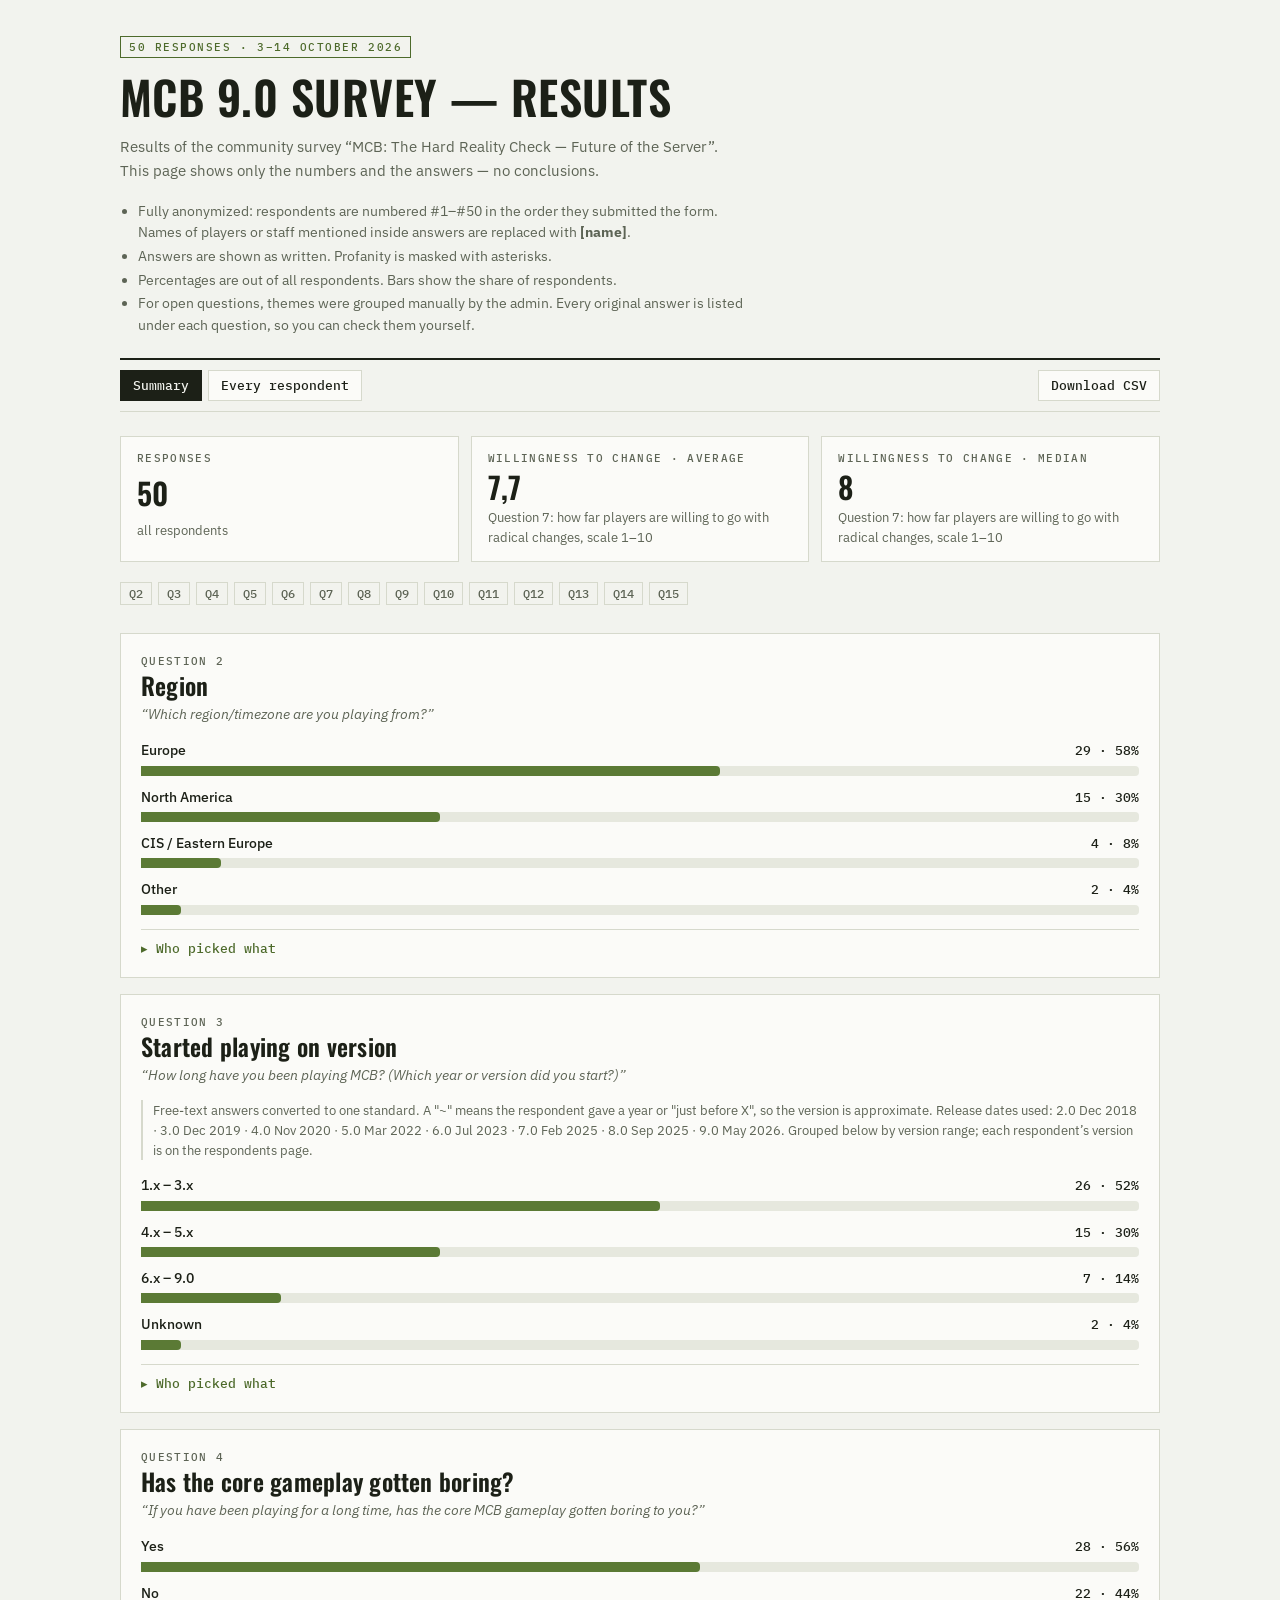
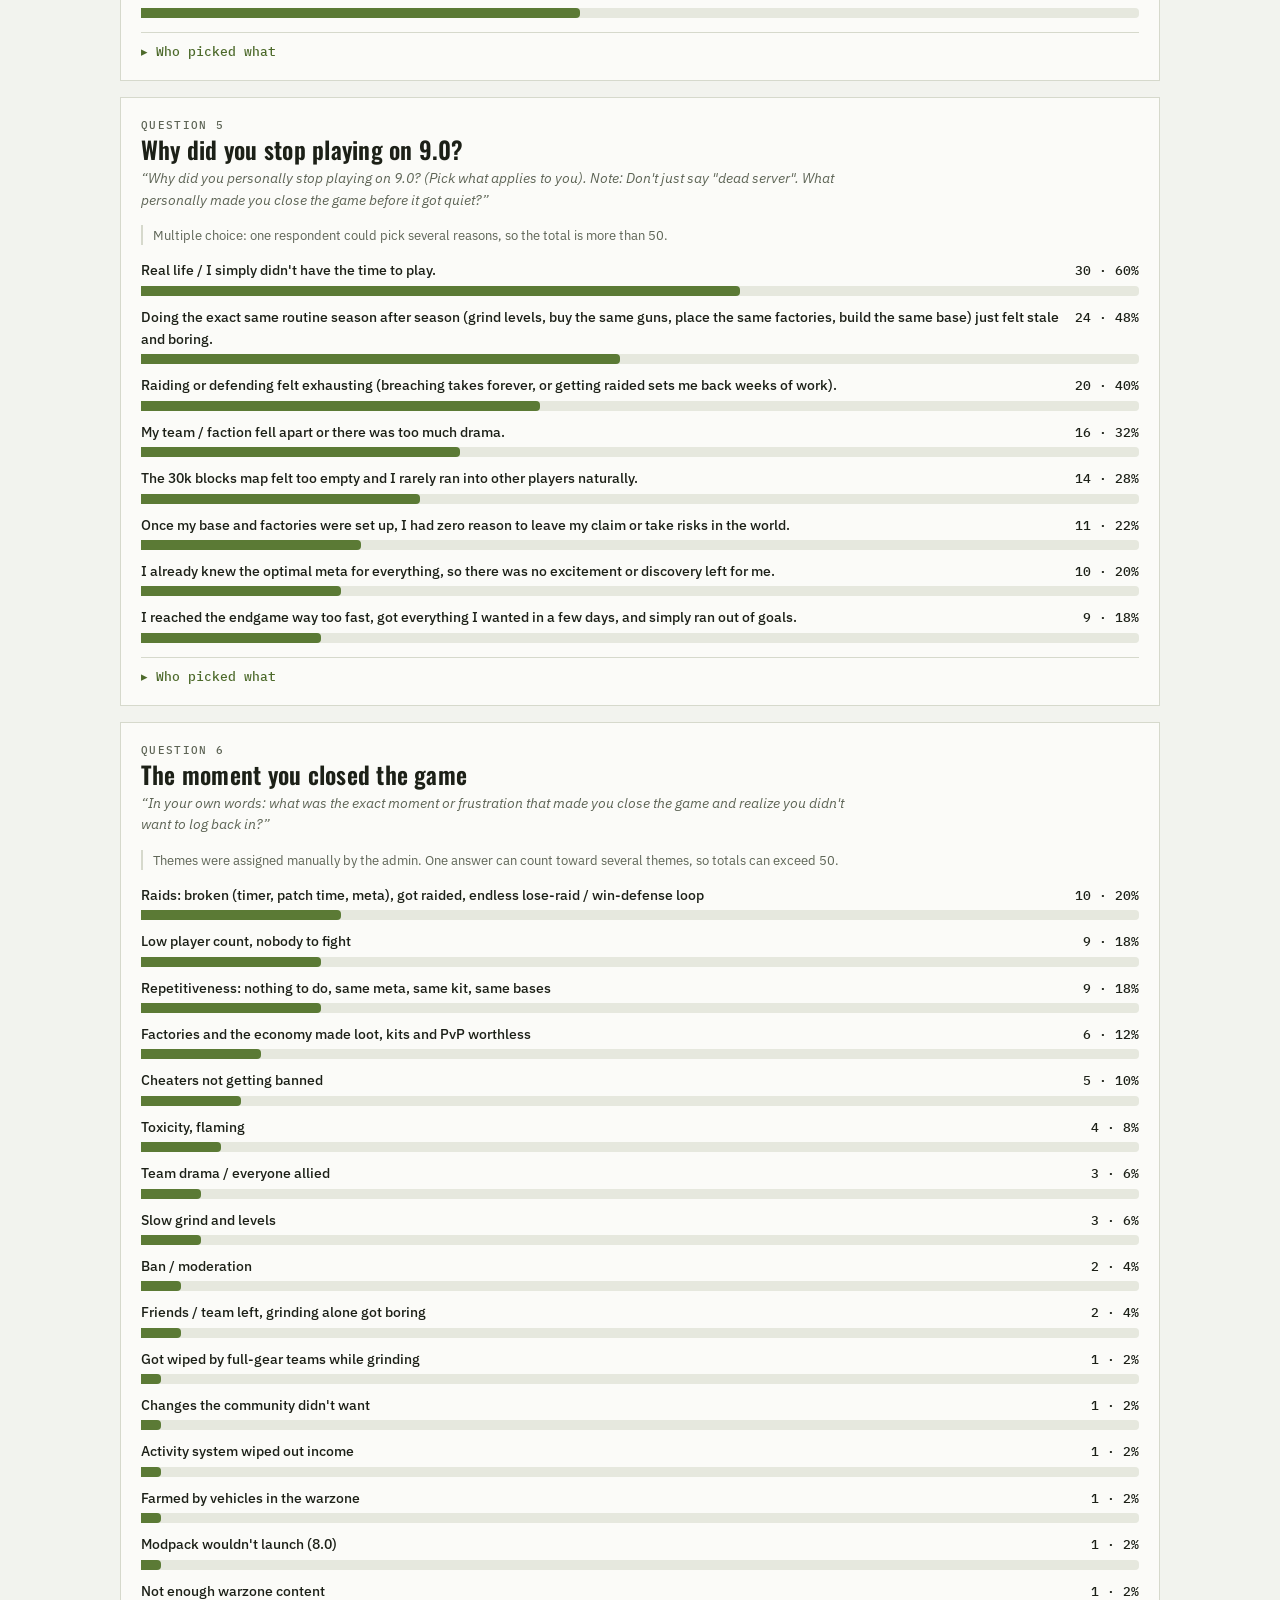
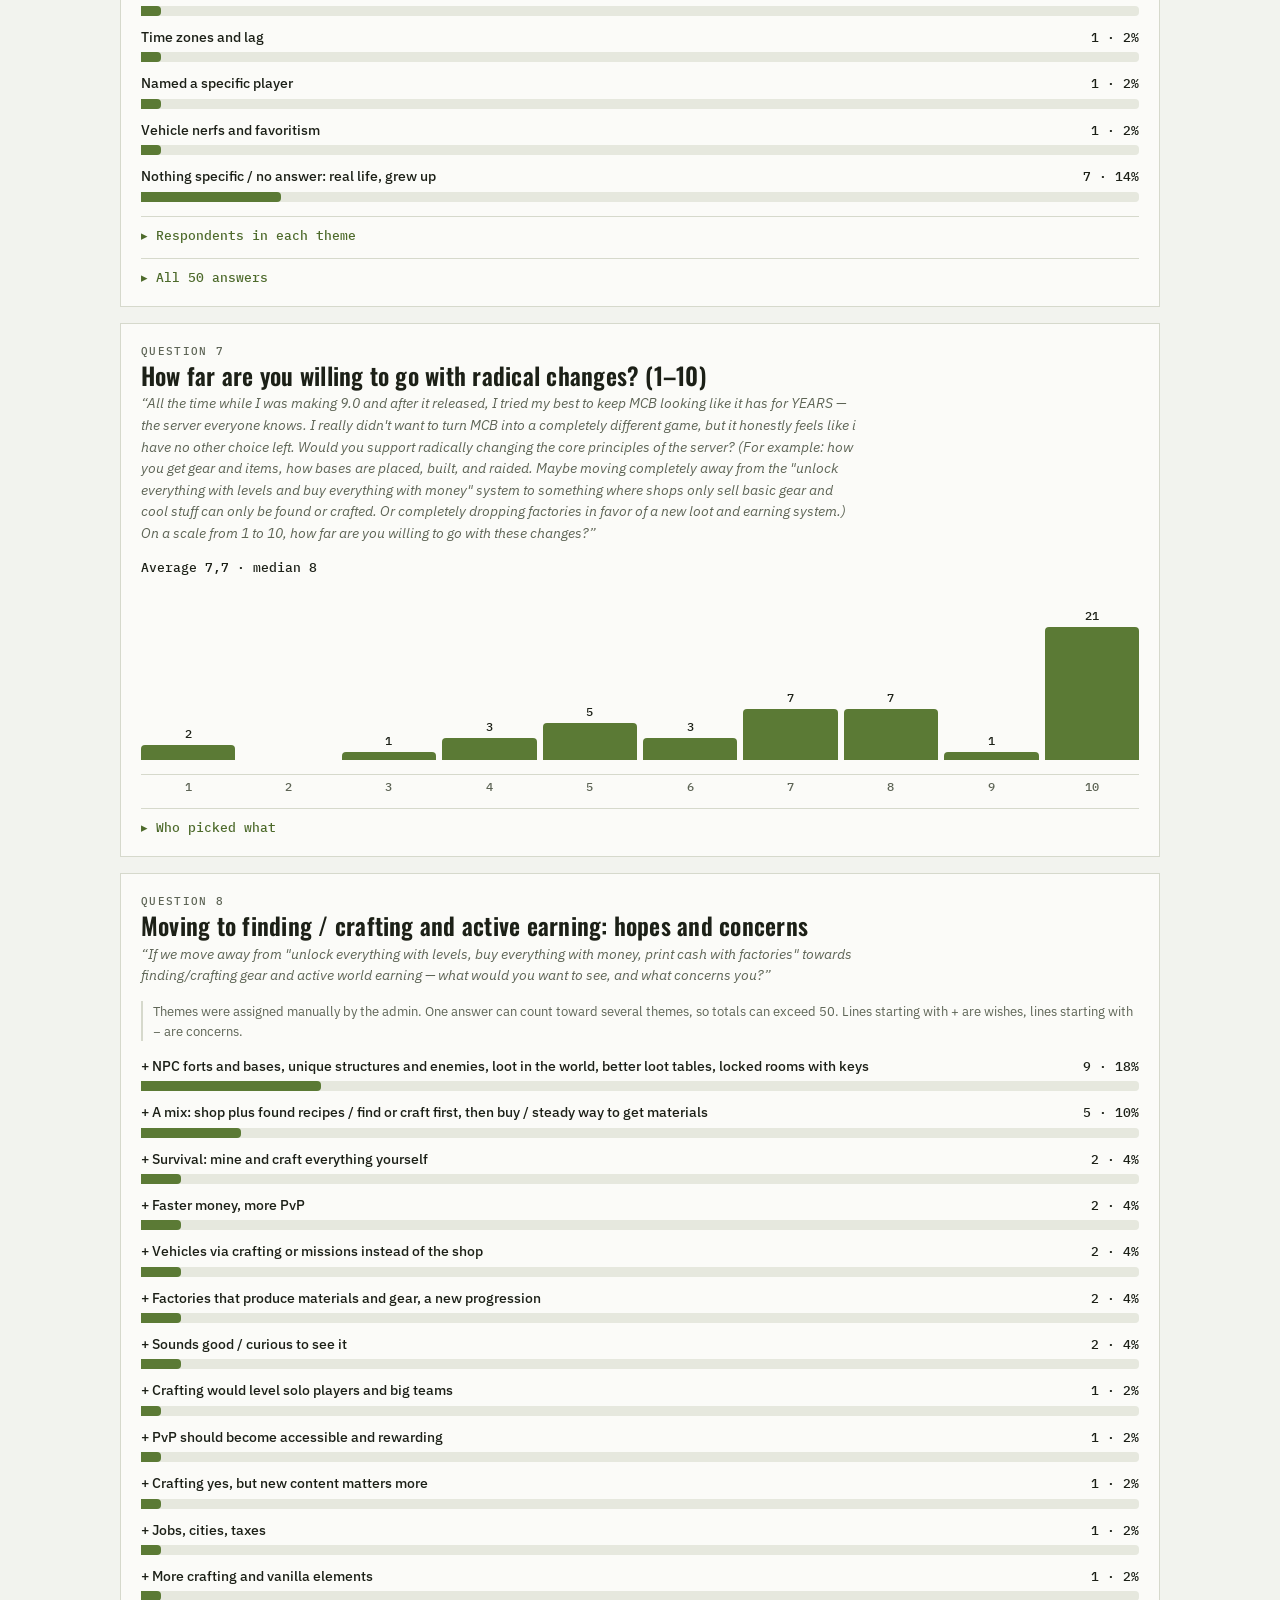
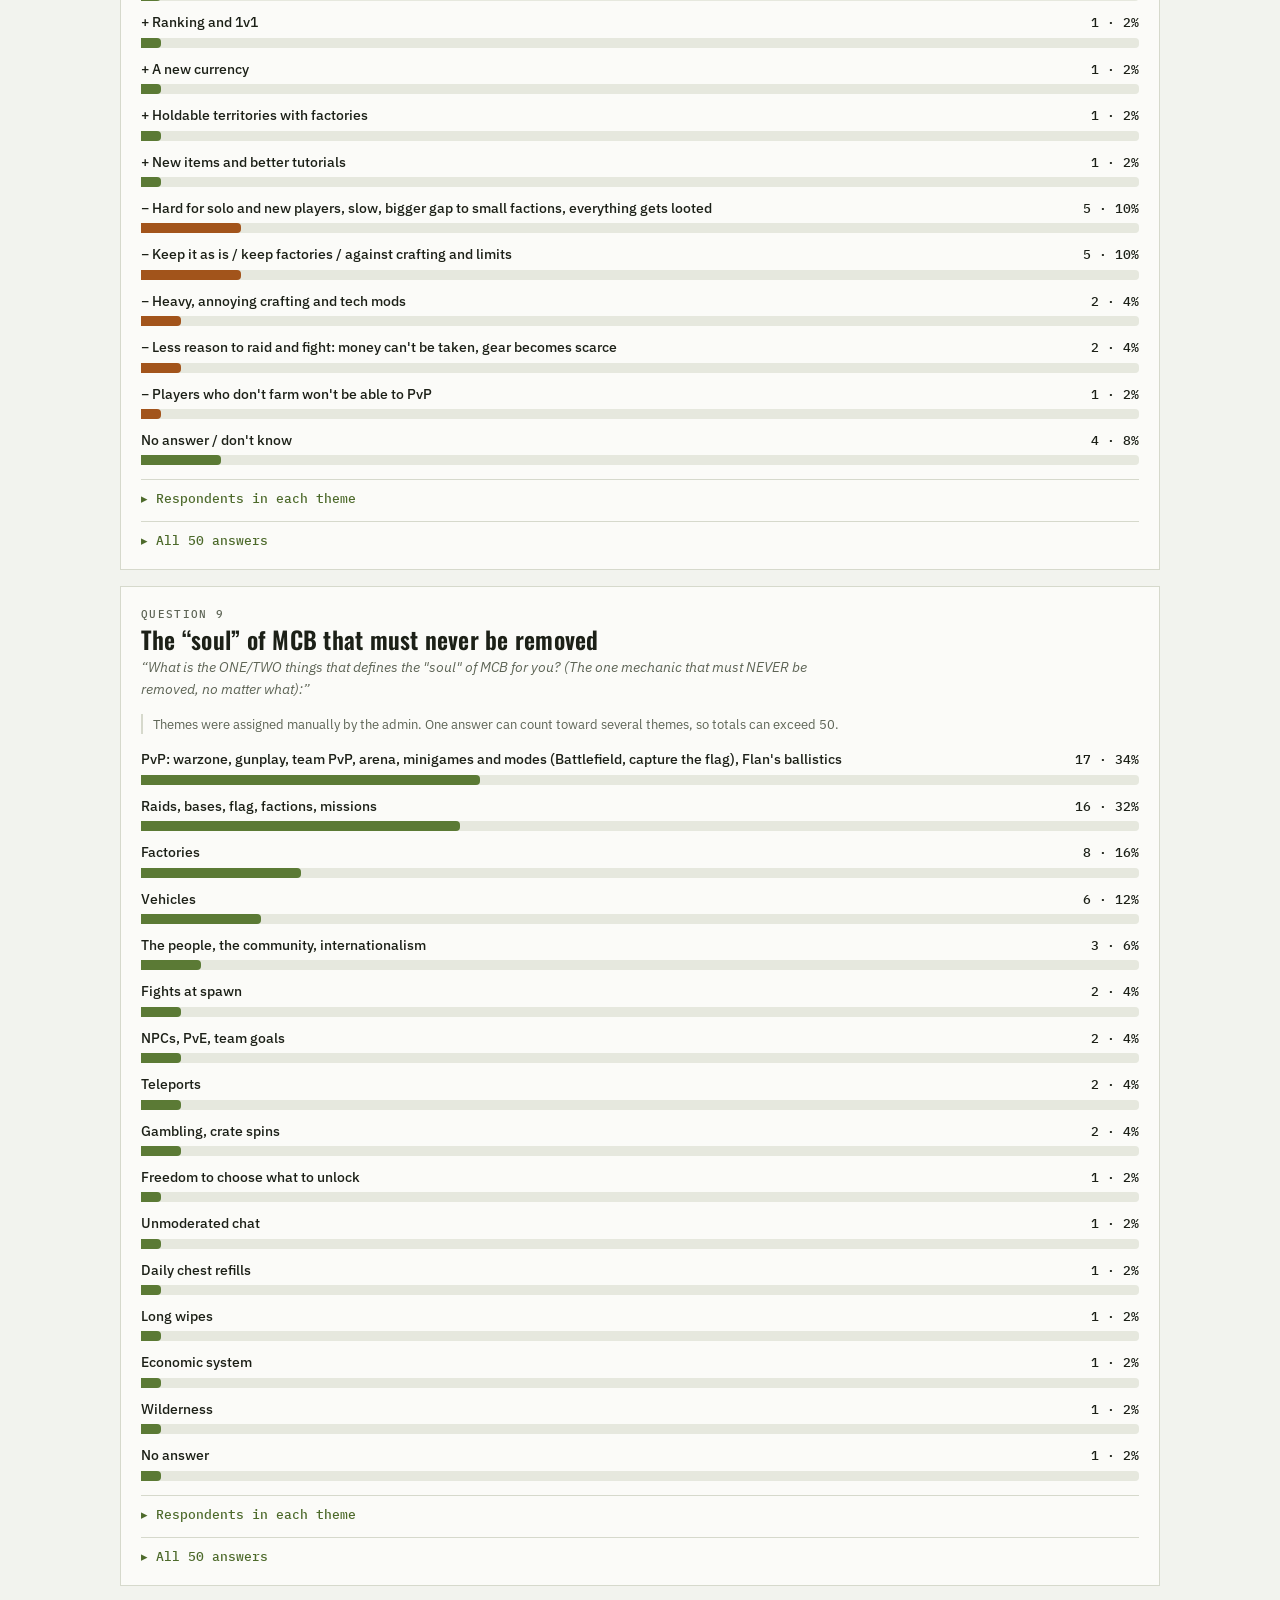
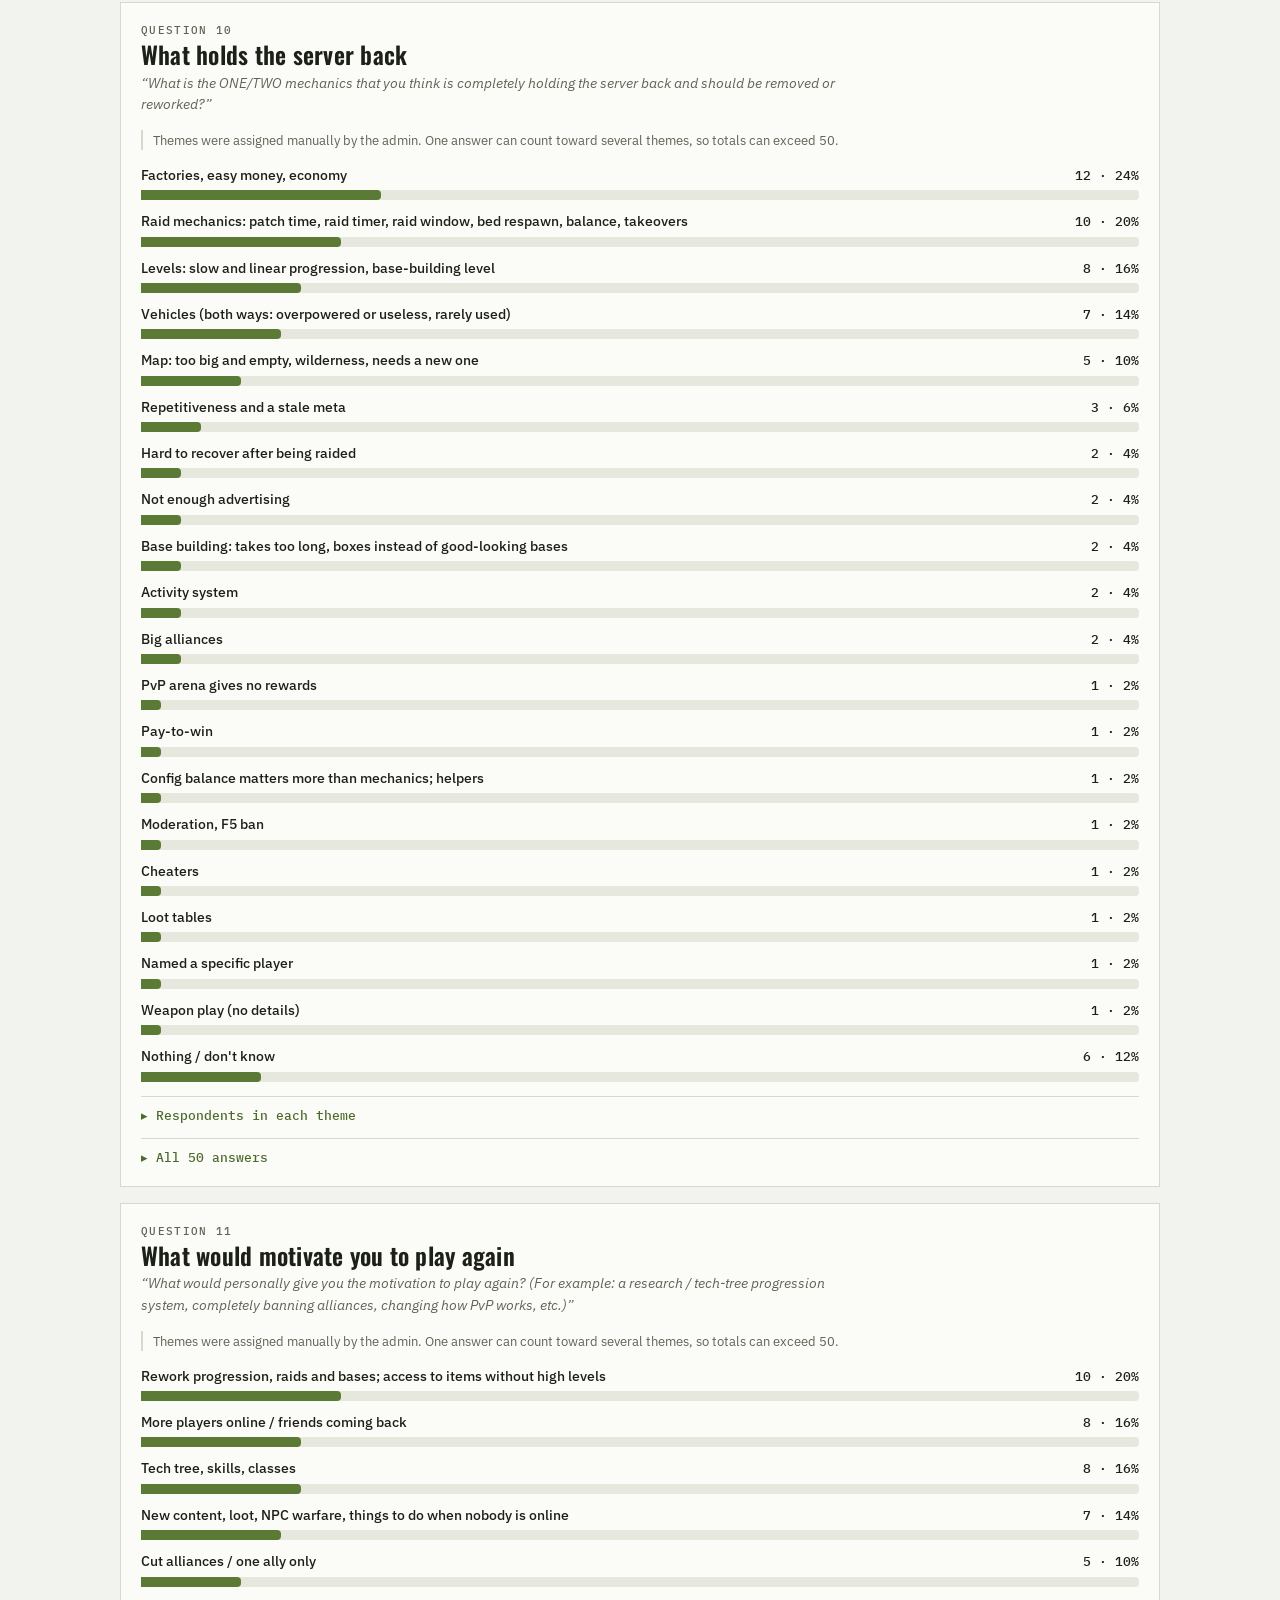
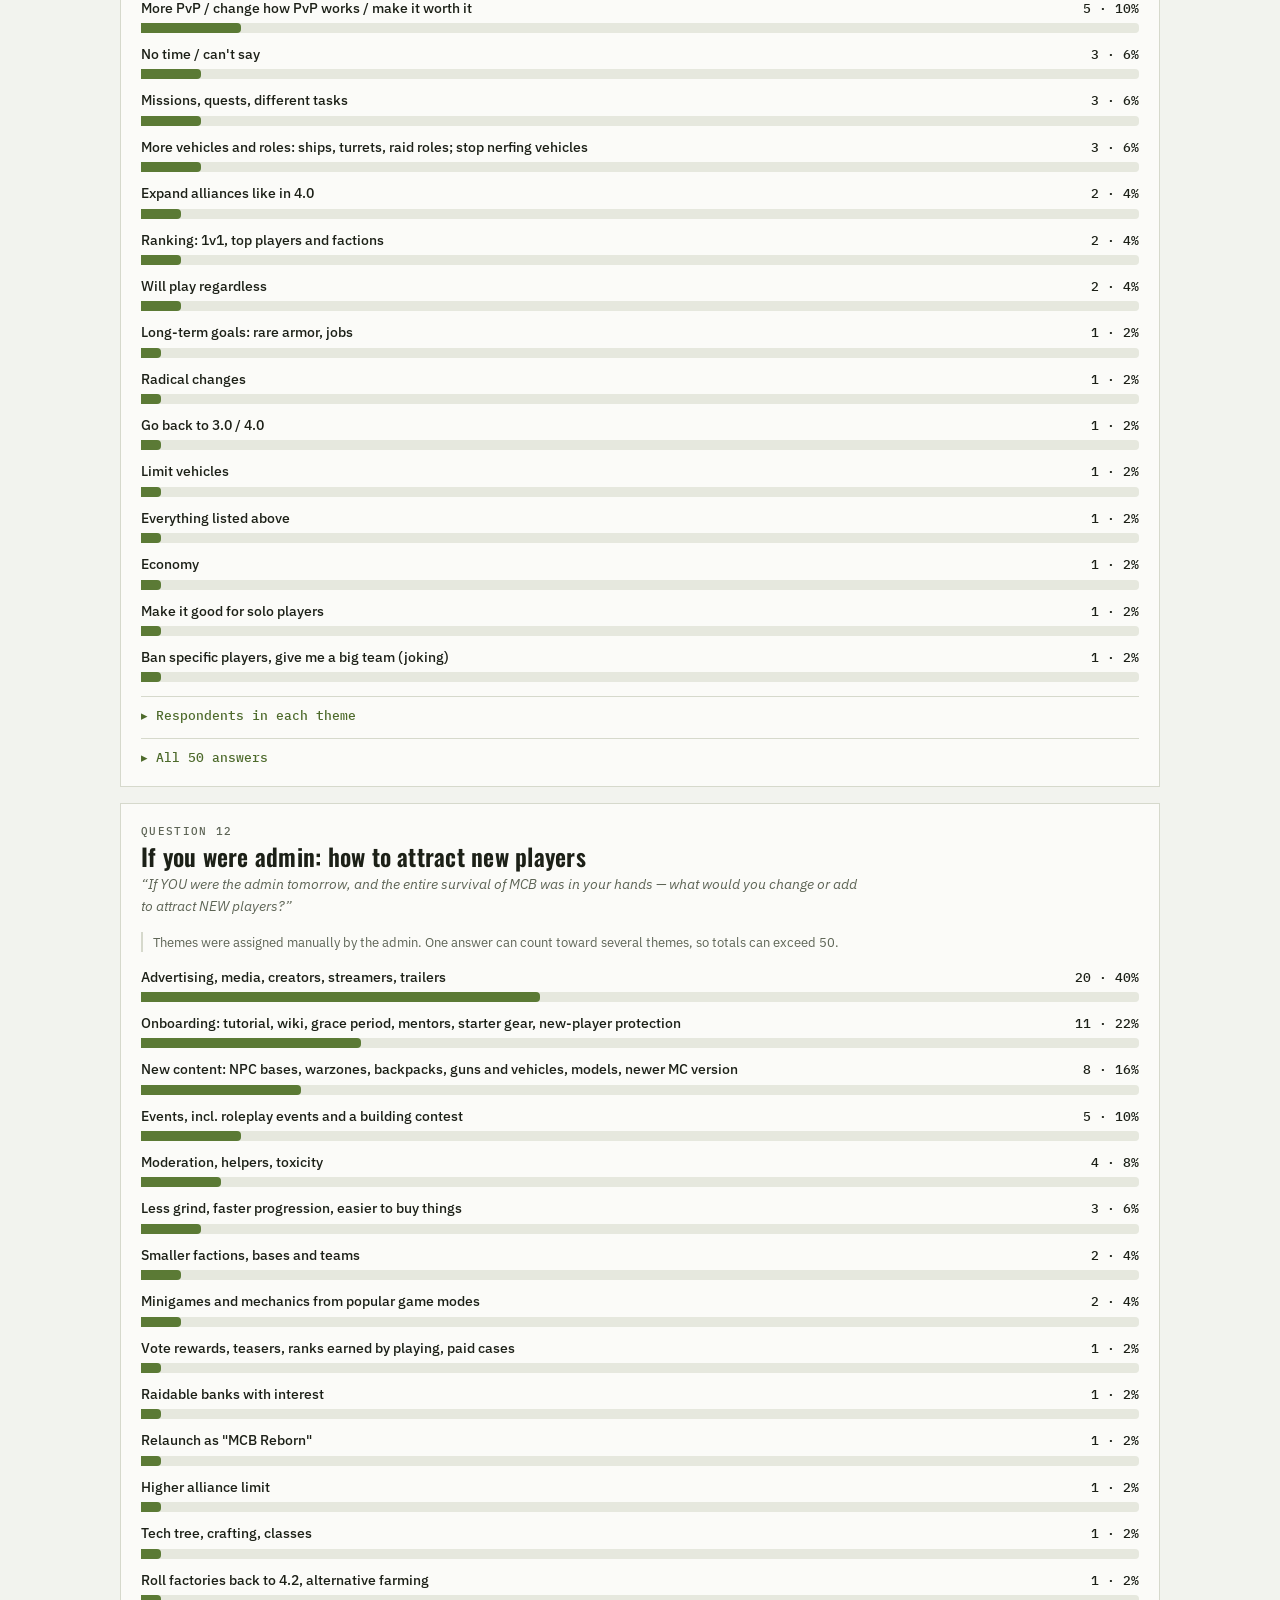
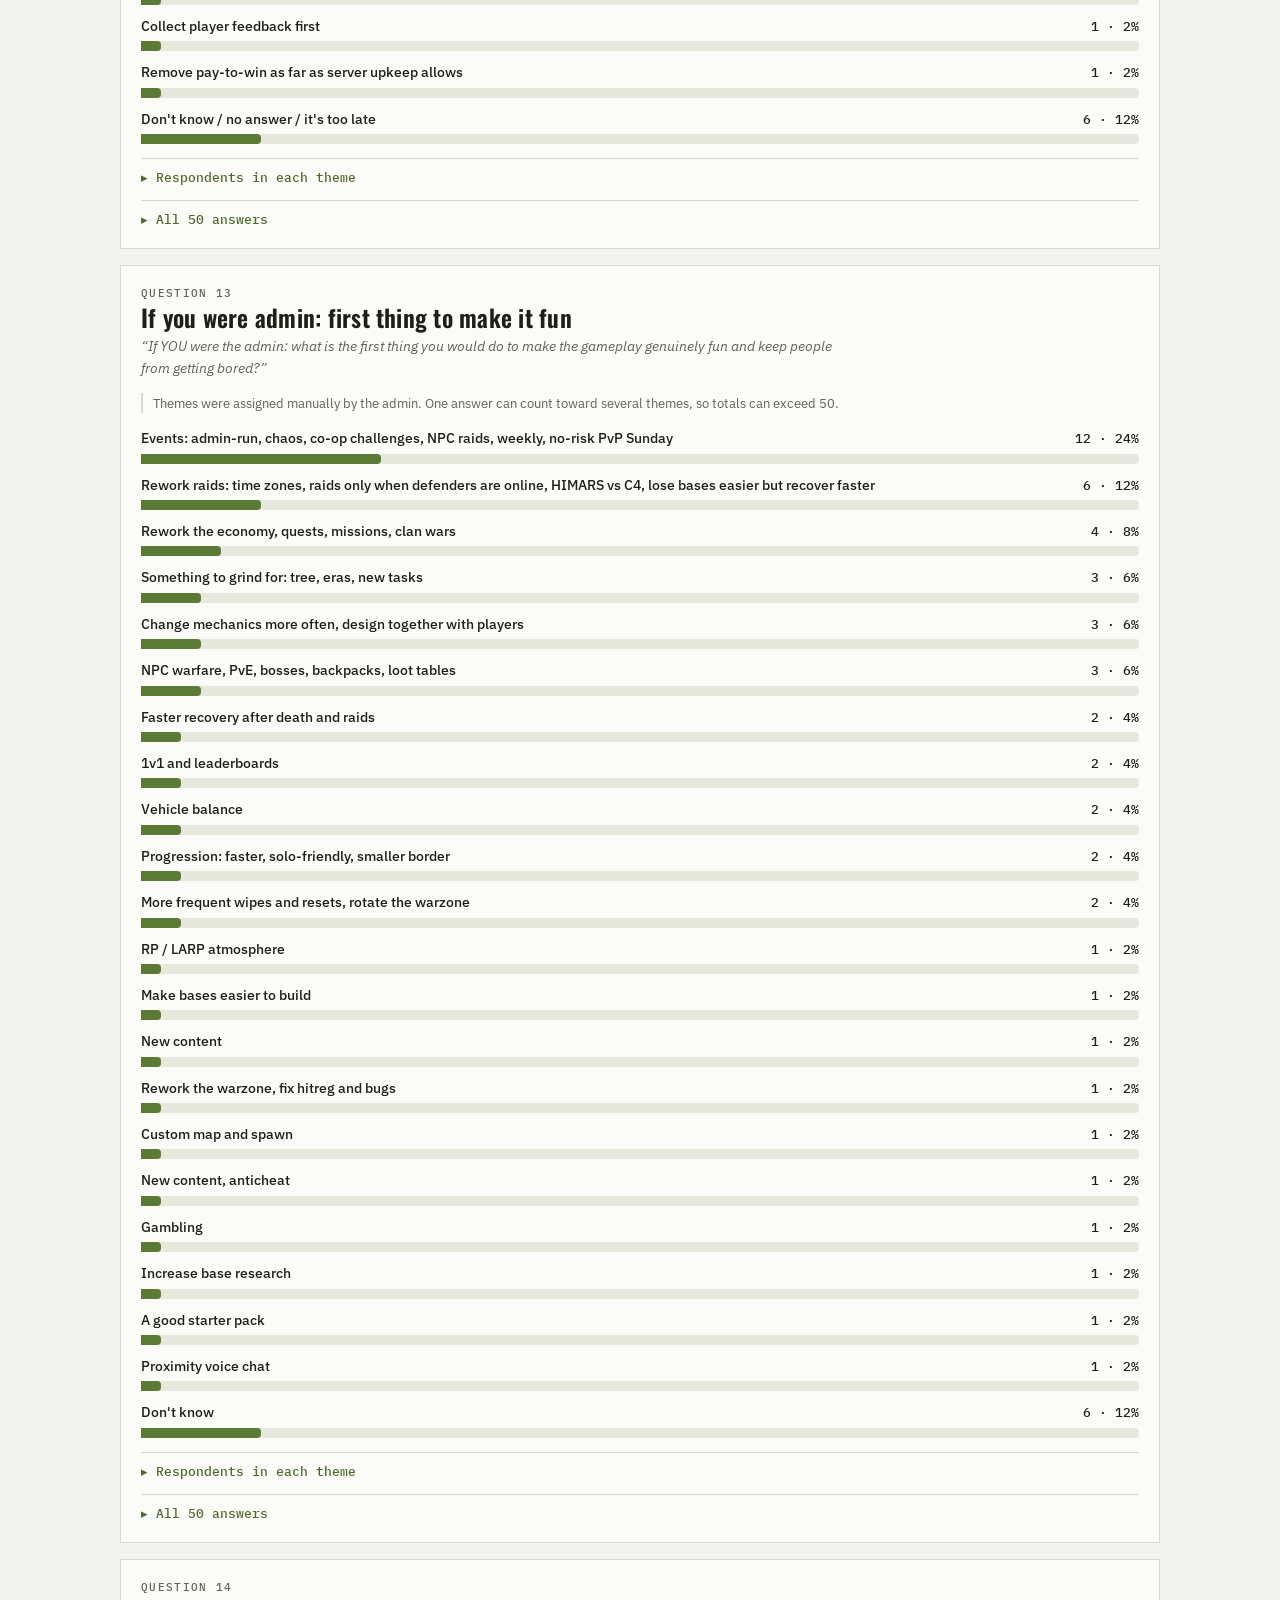
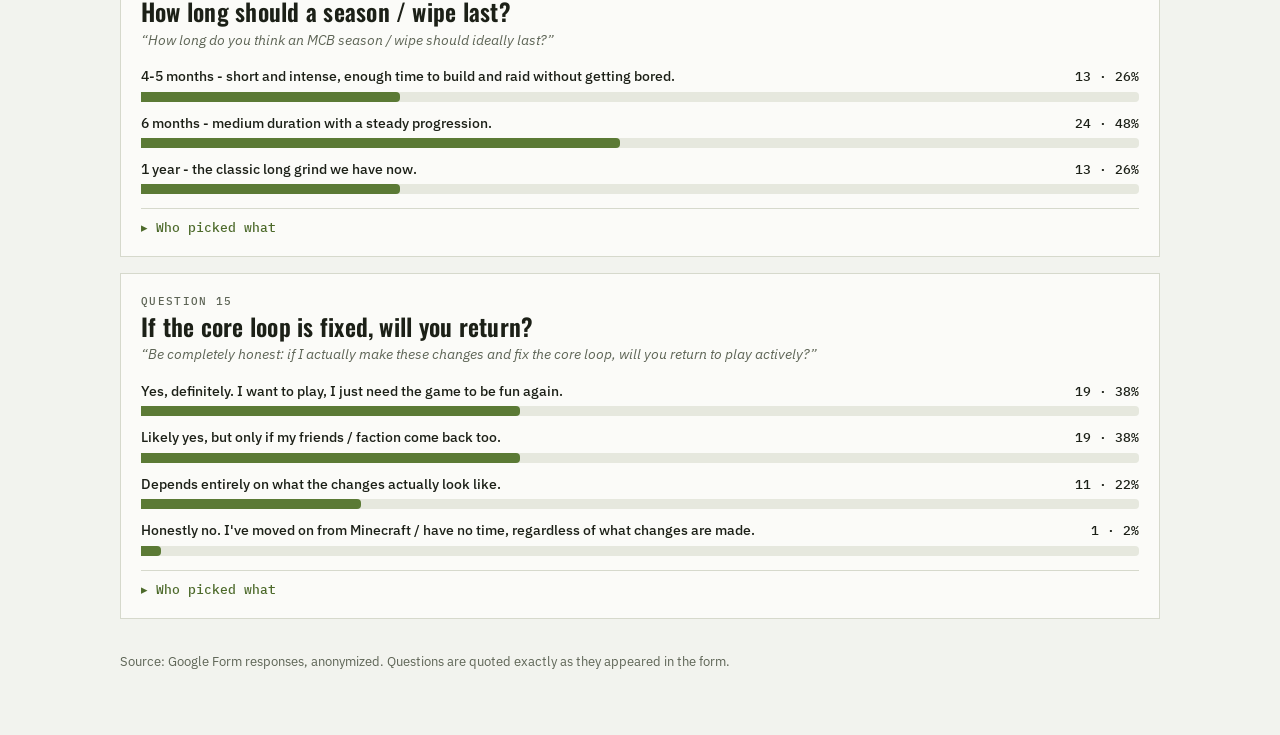
<file: index.html>
<!doctype html>
<html lang="en">
<head>
<meta charset="utf-8">
<meta name="viewport" content="width=device-width,initial-scale=1">
<title>MCB 9.0 Survey — Results</title>
<meta name="description" content="Results of the MCB community survey after 9.0: 50 anonymized responses, totals for every question and all answers.">
<link rel="preconnect" href="https://fonts.googleapis.com">
<link rel="preconnect" href="https://fonts.gstatic.com" crossorigin>
<link rel="stylesheet" href="https://fonts.googleapis.com/css2?family=Oswald:wght@500;600&family=IBM+Plex+Sans:ital,wght@0,400;0,500;1,400&family=IBM+Plex+Mono:wght@400;500&display=swap">
<link rel="stylesheet" href="assets/style.css?v=2">
</head>
<body>
<div class="wrap">
<header class="top">
  <span class="stamp" id="stamp"></span>
  <h1>MCB 9.0 Survey — Results</h1>
  <p class="lede" id="lede"></p>
  <ul class="notes">
    <li>Fully anonymized: respondents are numbered #1–#50 in the order they submitted the form. Names of players or staff mentioned inside answers are replaced with <b>[name]</b>.</li>
    <li>Answers are shown as written. Profanity is masked with asterisks.</li>
    <li>Percentages are out of all respondents. Bars show the share of respondents.</li>
    <li>For open questions, themes were grouped manually by the admin. Every original answer is listed under each question, so you can check them yourself.</li>
  </ul>
</header>
<nav class="tabs" aria-label="Pages">
  <a href="index.html" aria-current="page">Summary</a>
  <a href="respondents.html">Every respondent</a>
  <span class="grow"></span>
  <a href="data/mcb-survey-9.0-anonymized.csv" download>Download CSV</a>
</nav>
<div class="kpis" id="kpis"></div>
<div class="toc" id="toc"></div>
<main id="questions"></main>
<footer>Source: Google Form responses, anonymized. Questions are quoted exactly as they appeared in the form.</footer>
</div>
<script src="assets/data.js?v=2"></script>
<script>
const S = window.SURVEY, N = S.n;
const esc = s => String(s).replace(/[&<>"]/g, c => ({'&':'&amp;','<':'&lt;','>':'&gt;','"':'&quot;'}[c]));
const pct = n => Math.round(n / N * 100) + '%';
const idLink = id => `<a class="id" href="respondents.html#r${id}">#${id}</a>`;
const byId = Object.fromEntries(S.respondents.map(r => [r.id, r]));
document.getElementById('stamp').textContent = `${N} responses · ${S.dates}`;
document.getElementById('lede').textContent = `Results of the community survey “${S.title}”. This page shows only the numbers and the answers — no conclusions.`;
const q7 = S.closed.q7;
document.getElementById('kpis').innerHTML = [
  ['Responses', N, 'all respondents'],
  ['Willingness to change · average', q7.mean.toString().replace('.', ','), 'Question 7: how far players are willing to go with radical changes, scale 1–10'],
  ['Willingness to change · median', q7.median, 'Question 7: how far players are willing to go with radical changes, scale 1–10']
].map(([l, v, s]) => `<div class="kpi"><span class="label">${l}</span><span class="v mono">${v}</span><span class="s">${s}</span></div>`).join('');
document.getElementById('toc').innerHTML = S.order.map(k => `<a href="#${k}">Q${k.slice(1)}</a>`).join('');

const rows = items => `<div class="rows">` + items.map(o => {
  const n = o.ids.length, neg = o.label.startsWith('−');
  return `<div class="row"><div class="top"><b>${esc(o.label)}</b><span class="num">${n} · ${pct(n)}</span></div><div class="track"><div class="fill${neg ? ' neg' : ''}" style="width:${n / N * 100}%"></div></div></div>`;
}).join('') + `</div>`;
const who = (items, title) => `<details><summary>${title}</summary><div class="who">` + items.filter(o => o.ids.length).map(o =>
  `<div class="opt">${esc(o.label)} <span class="tag">(${o.ids.length})</span><div class="ids">${o.ids.map(idLink).join('')}</div></div>`).join('') + `</div></details>`;
const head = (k, q) => `<div class="qhead"><span class="label">Question ${q.num}</span><h2>${esc(q.short)}</h2><p class="qtext">“${esc(q.text)}”</p></div>`;

let html = '';
for (const k of S.order) {
  if (S.closed[k]) {
    const q = S.closed[k];
    html += `<section class="q" id="${k}">` + head(k, q);
    if (q.note) html += `<p class="note">${esc(q.note)}</p>`;
    if (q.scale) {
      const max = Math.max(...q.scale.map(o => o.ids.length));
      html += `<p class="stat">Average ${String(q.mean).replace('.', ',')} · median ${q.median}</p>`;
      html += `<div class="hist">` + q.scale.map(o => `<div class="col" title="${o.label}/10: ${o.ids.length} (${pct(o.ids.length)})"><span class="cnt">${o.ids.length || ''}</span><div class="bar${o.ids.length ? '' : ' zero'}" style="height:${o.ids.length / max * 100}%"></div></div>`).join('') + `</div>`;
      html += `<div class="hist-x">` + q.scale.map(o => `<span>${o.label}</span>`).join('') + `</div>`;
      html += who(q.scale.map(o => ({label: o.label + '/10', ids: o.ids})).reverse(), 'Who picked what');
    } else {
      html += rows(q.options) + who(q.options, 'Who picked what');
    }
    html += `</section>`;
  } else {
    const q = S.open[k];
    html += `<section class="q" id="${k}">` + head(k, q) + `<p class="note">${esc(q.note)}</p>` + rows(q.themes);
    html += who(q.themes, 'Respondents in each theme');
    html += `<details><summary>All ${N} answers</summary><div class="answers">` +
      S.respondents.map(r => `<div class="ans"><span>${idLink(r.id)}</span><span class="t">${r[k] ? esc(r[k]) : '<span class="empty">(empty)</span>'}</span></div>`).join('') + `</div></details>`;
    html += `</section>`;
  }
}
document.getElementById('questions').innerHTML = html;
if (location.hash) { const el = document.querySelector(location.hash); if (el) el.scrollIntoView(); }
</script>
</body>
</html>
</file>
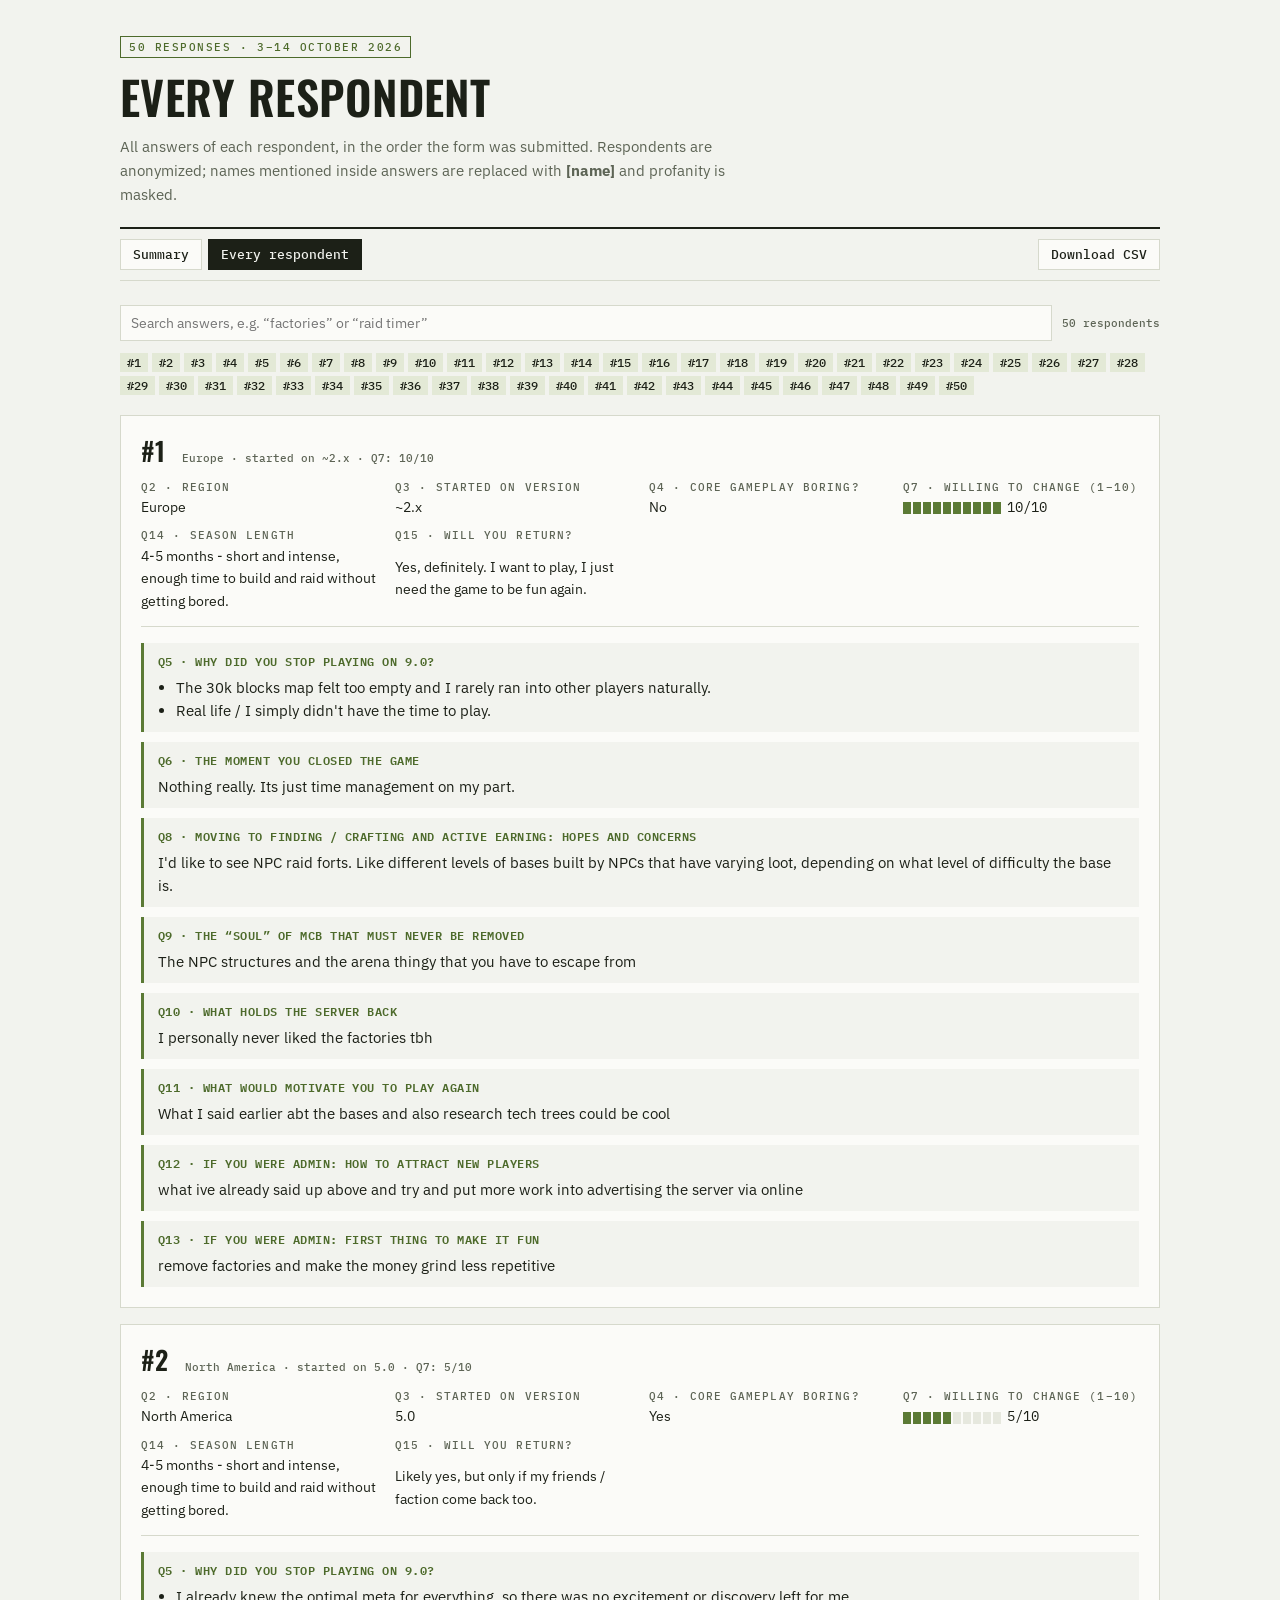
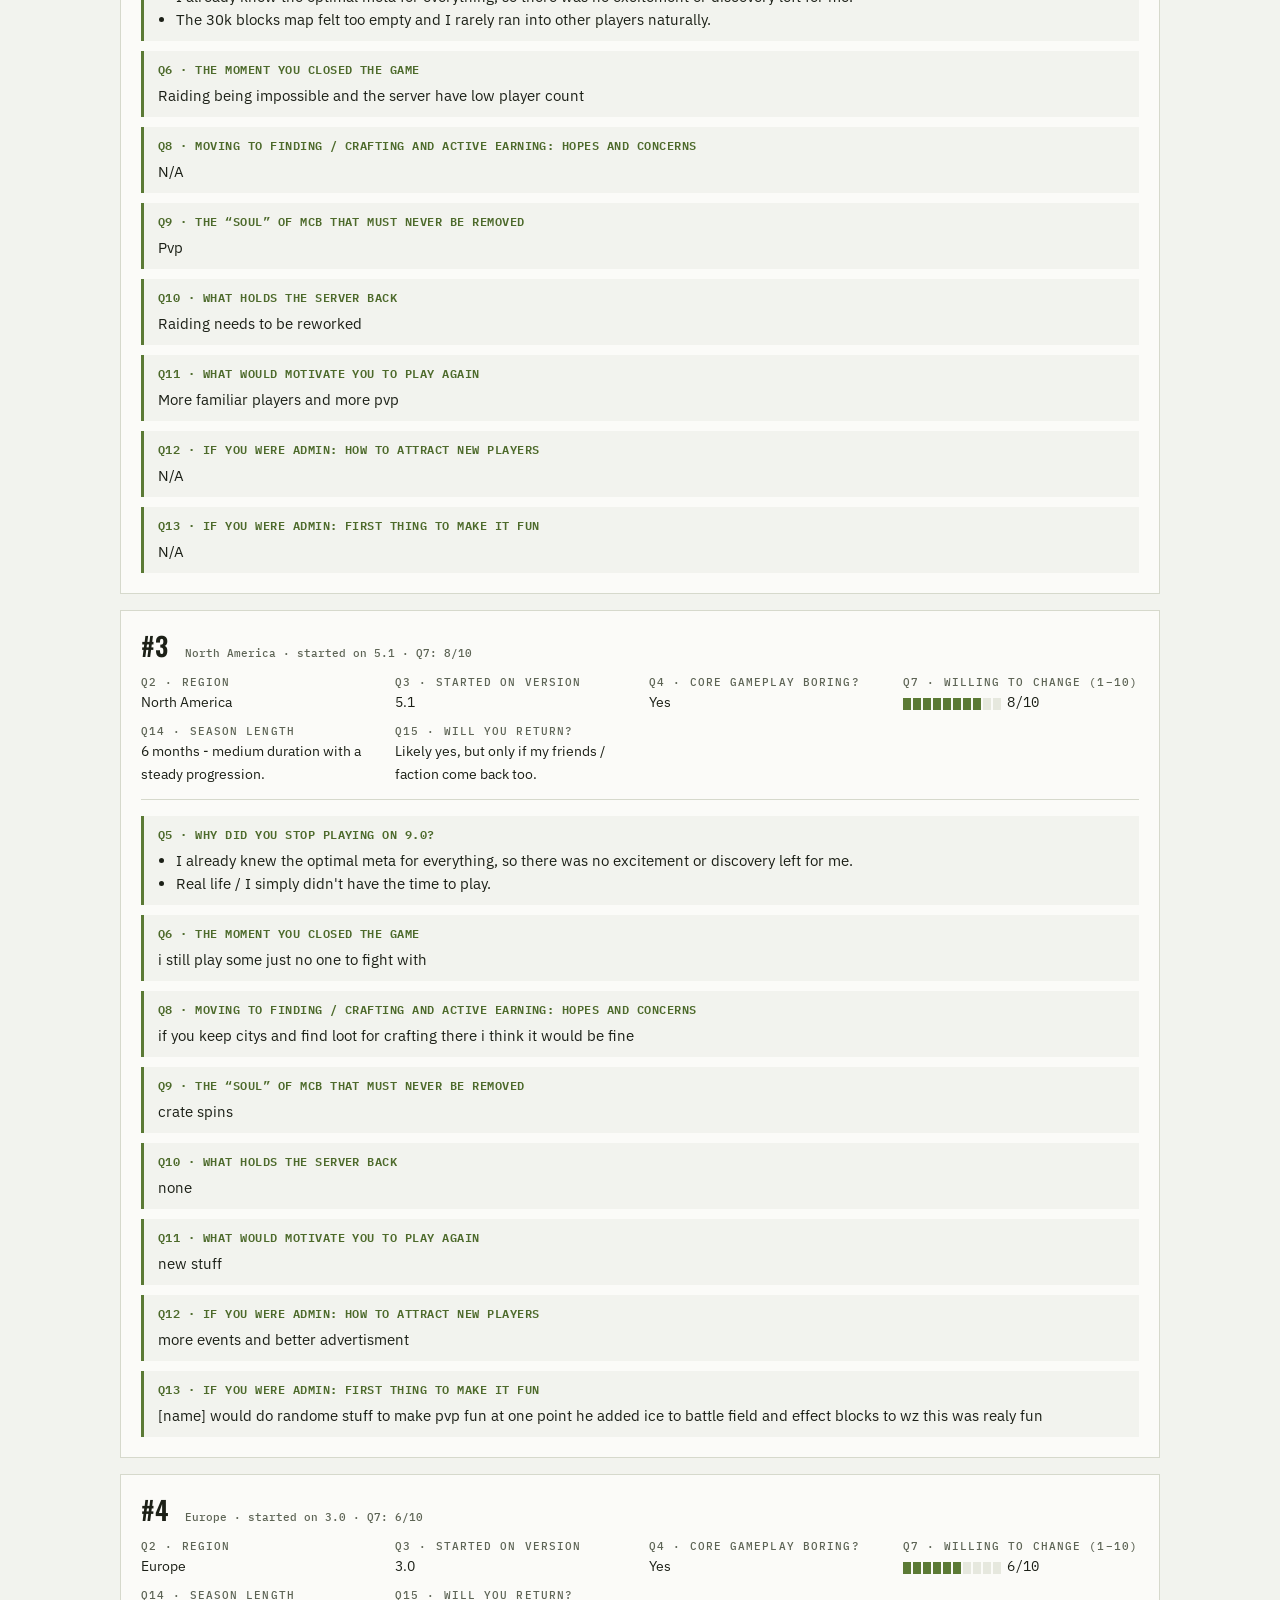
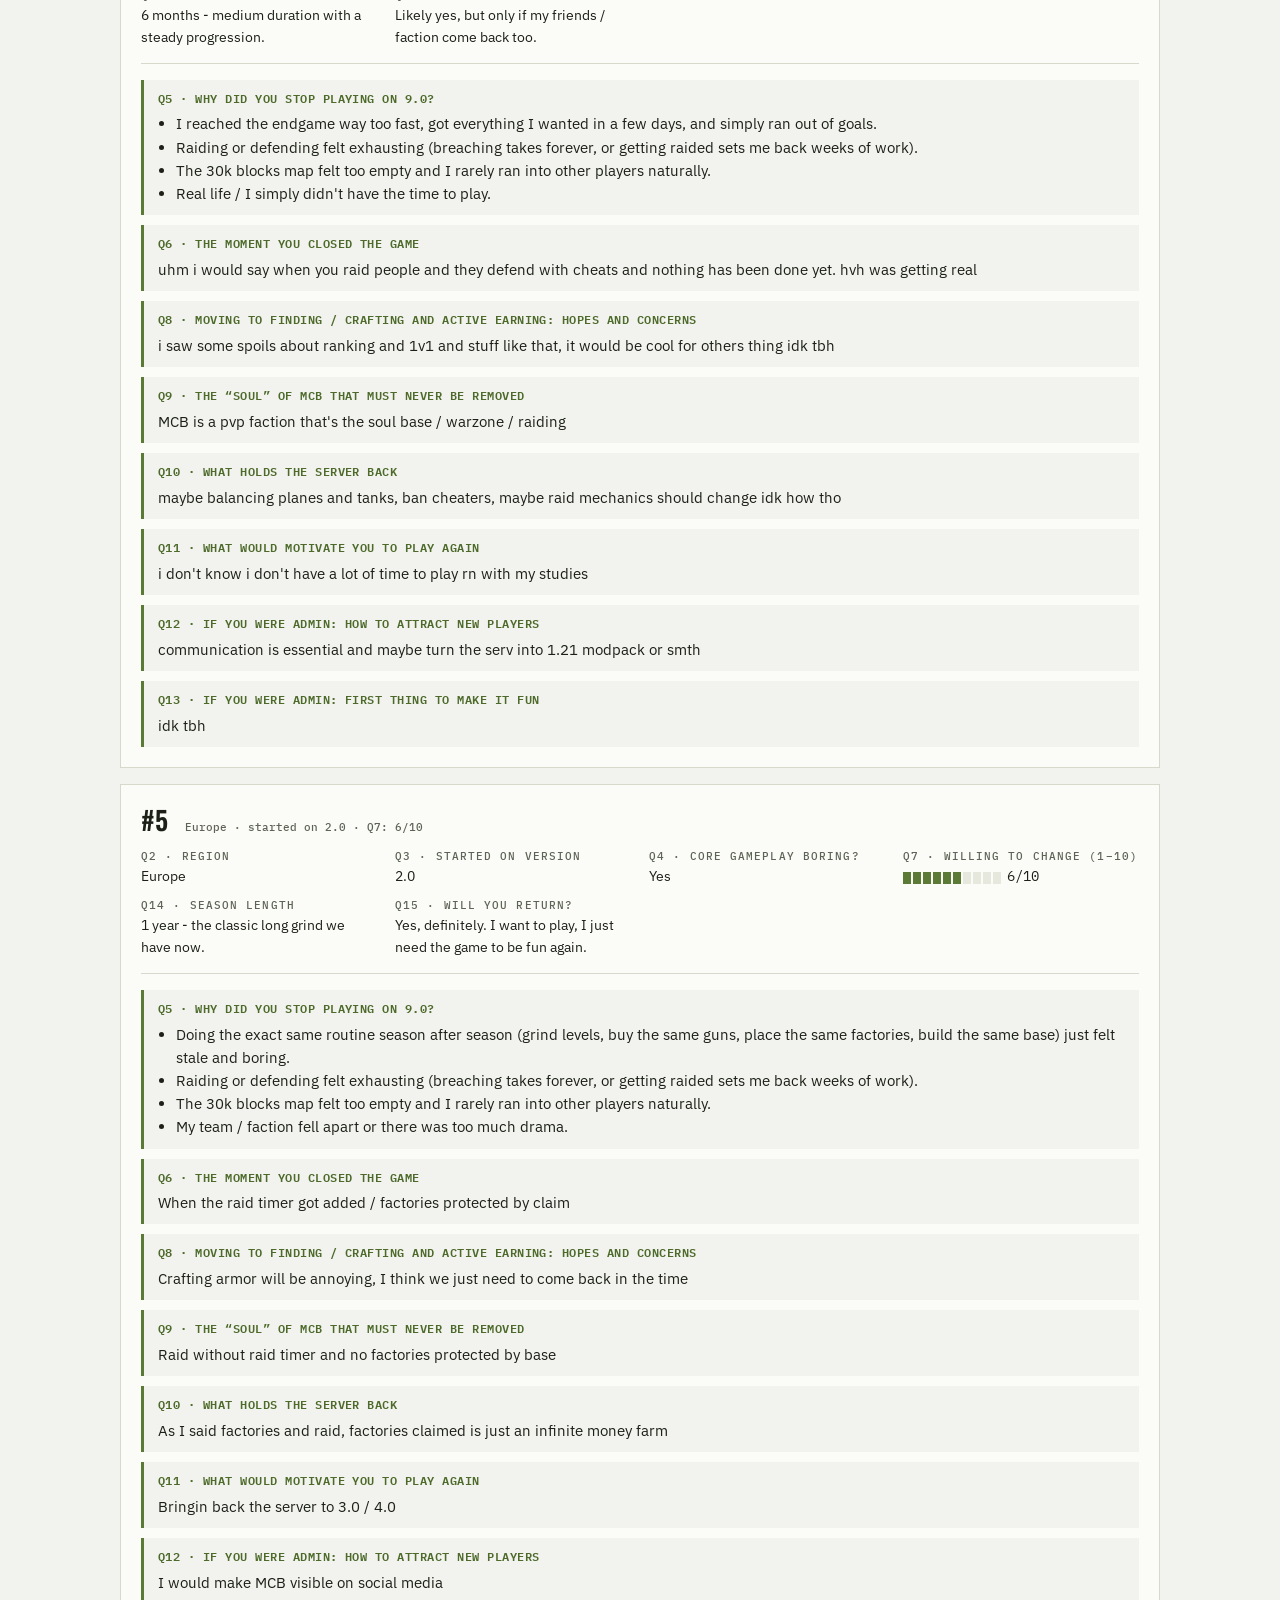
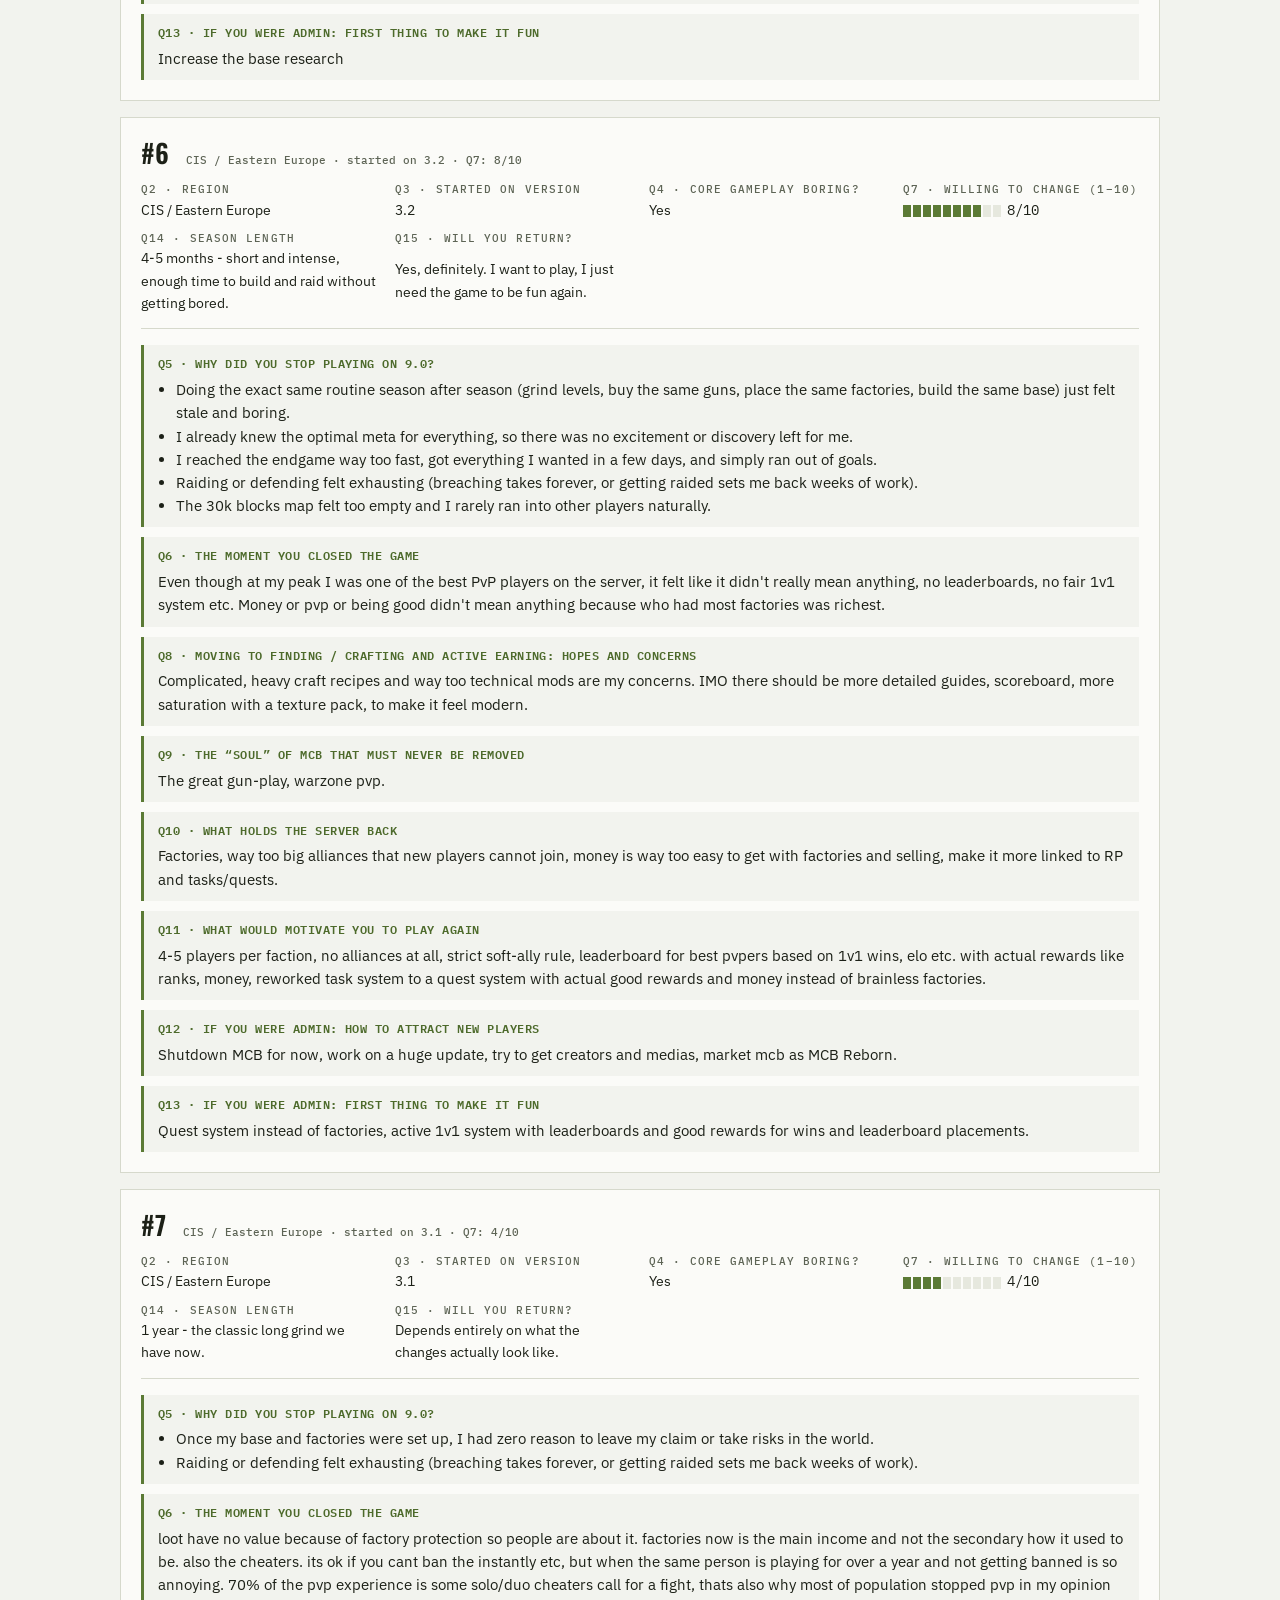
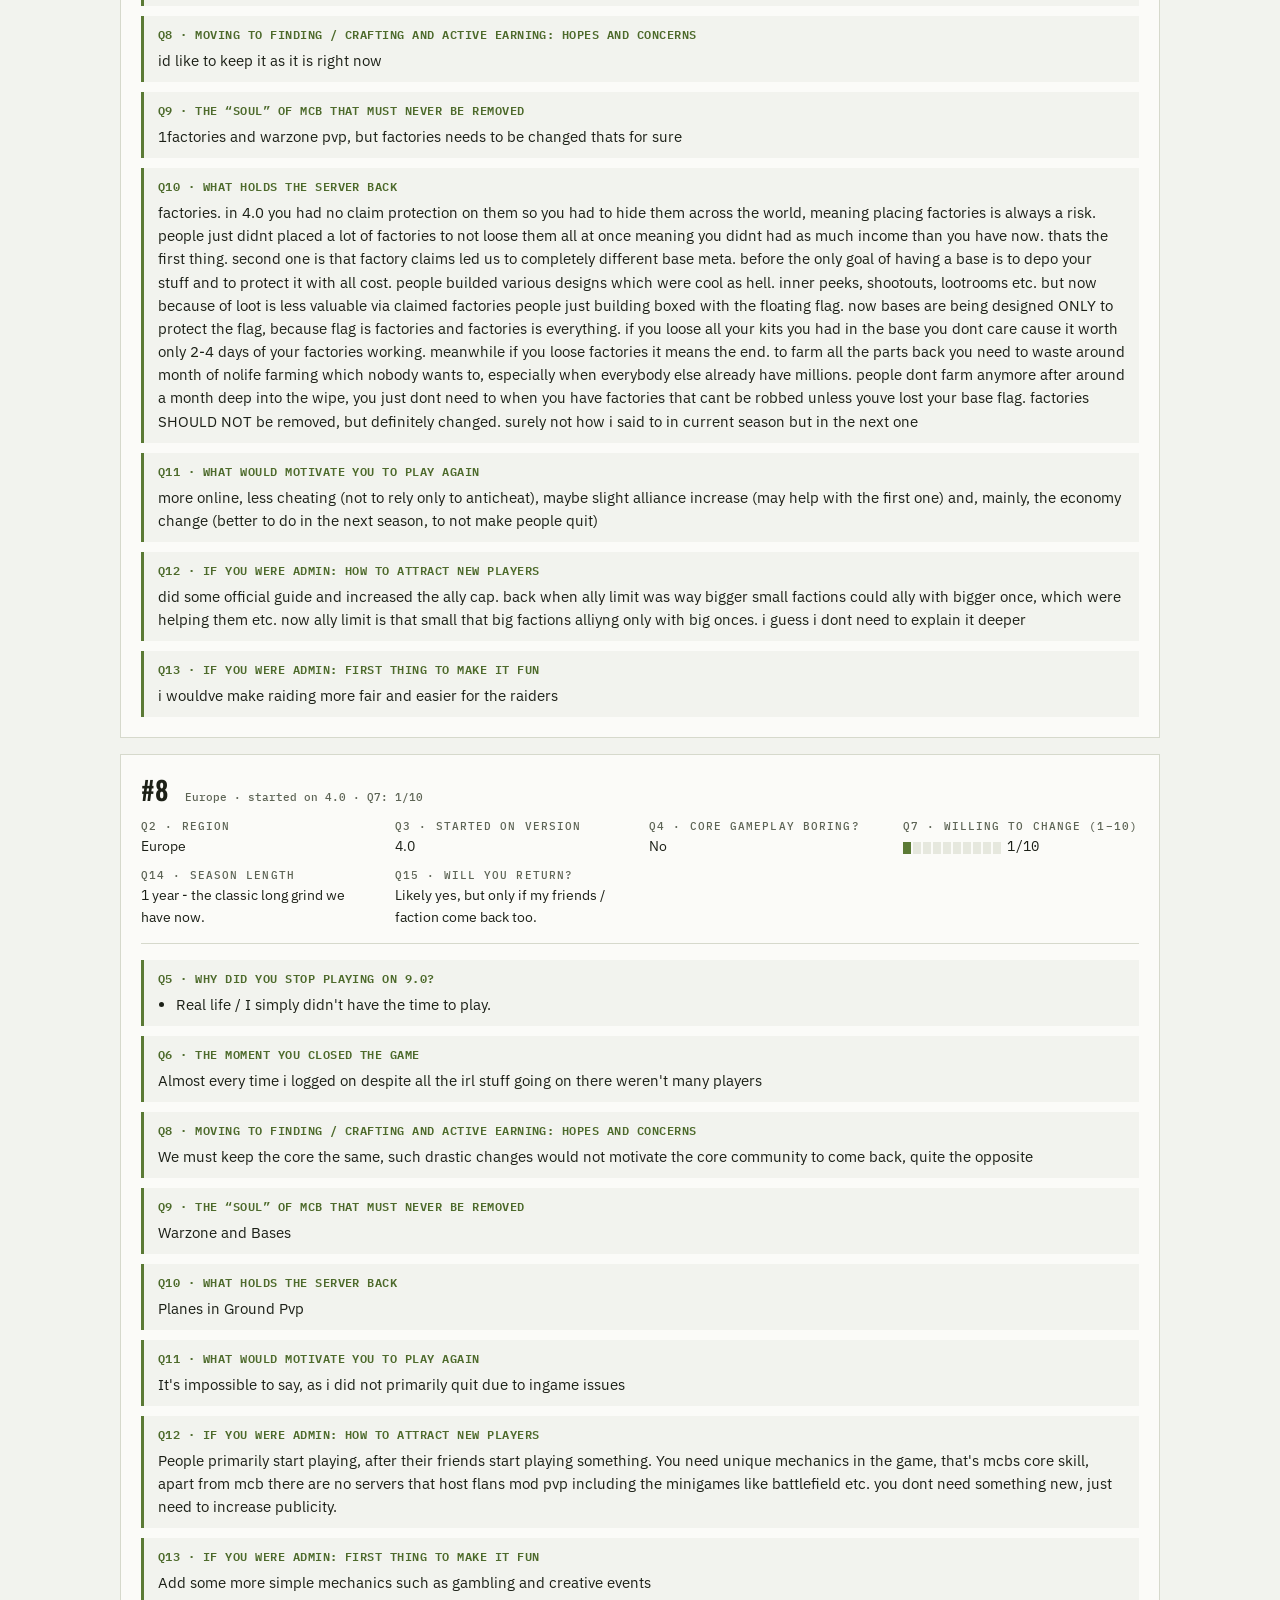
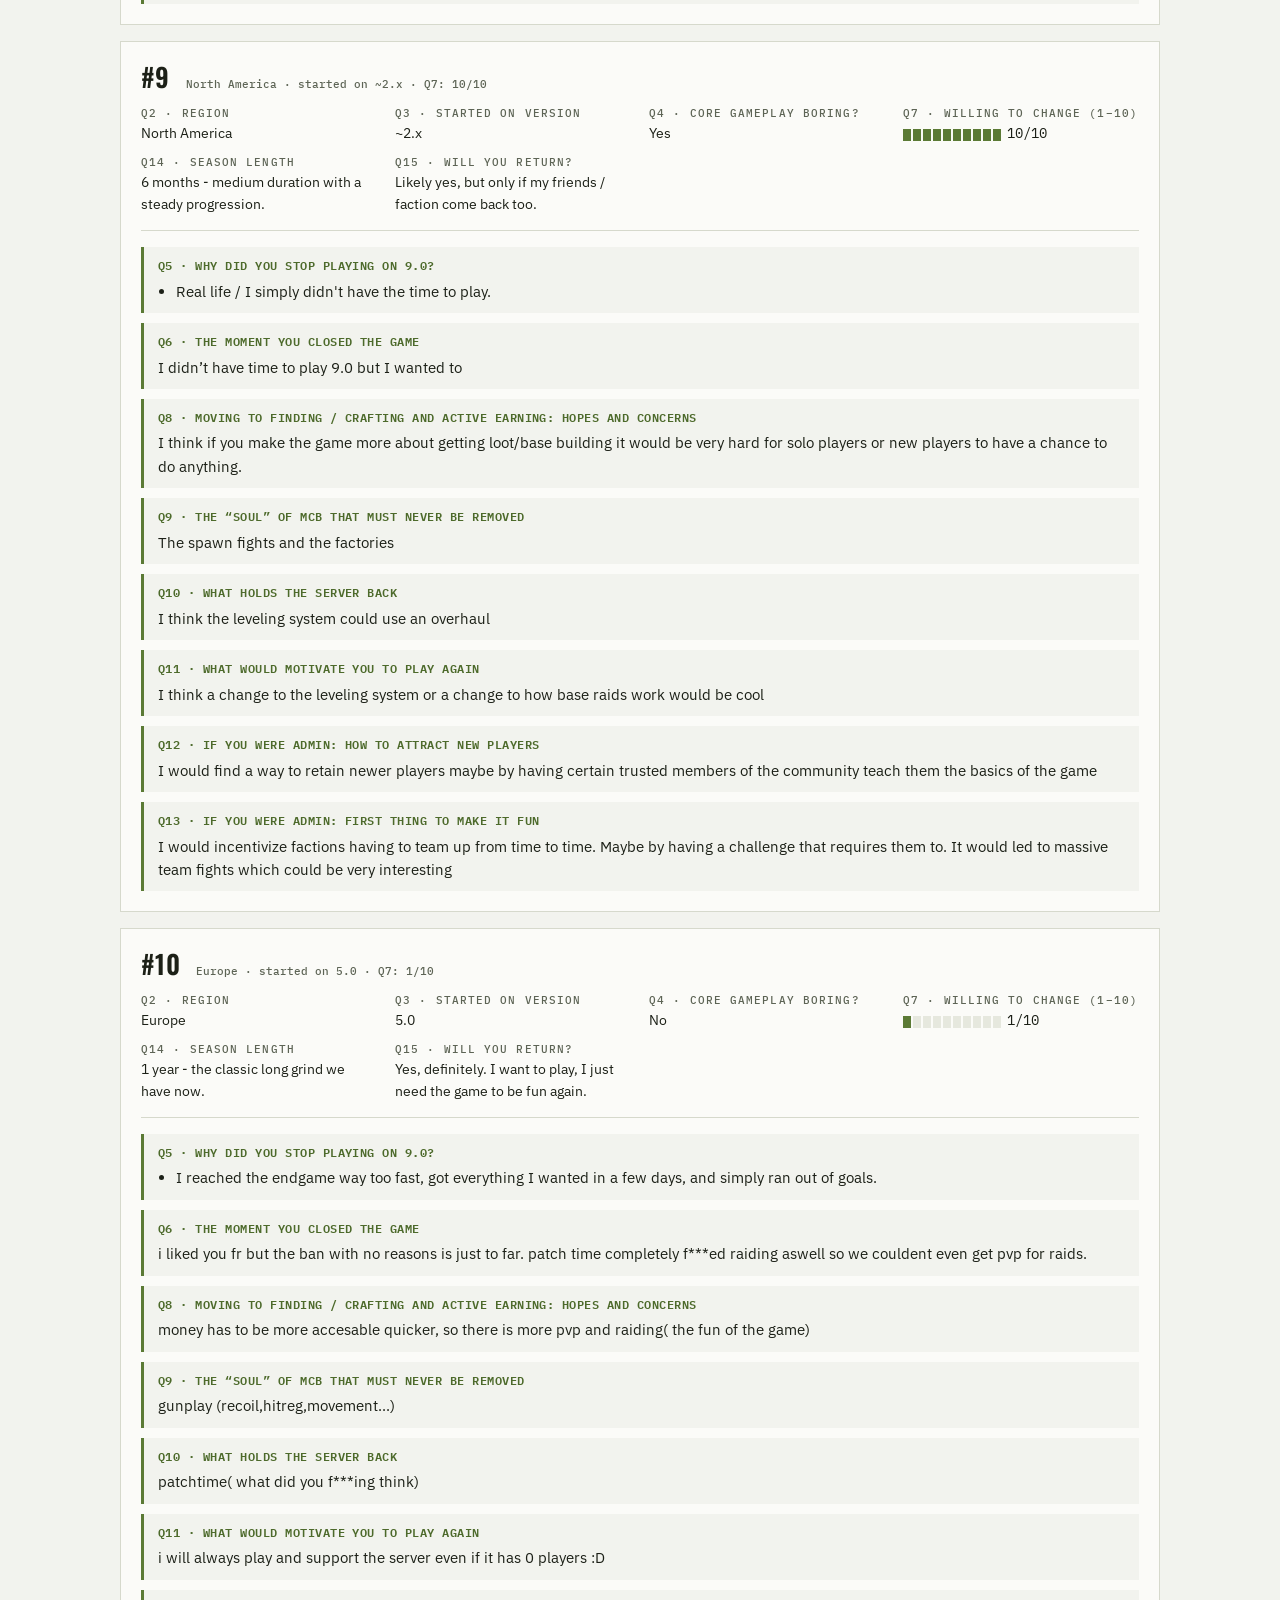
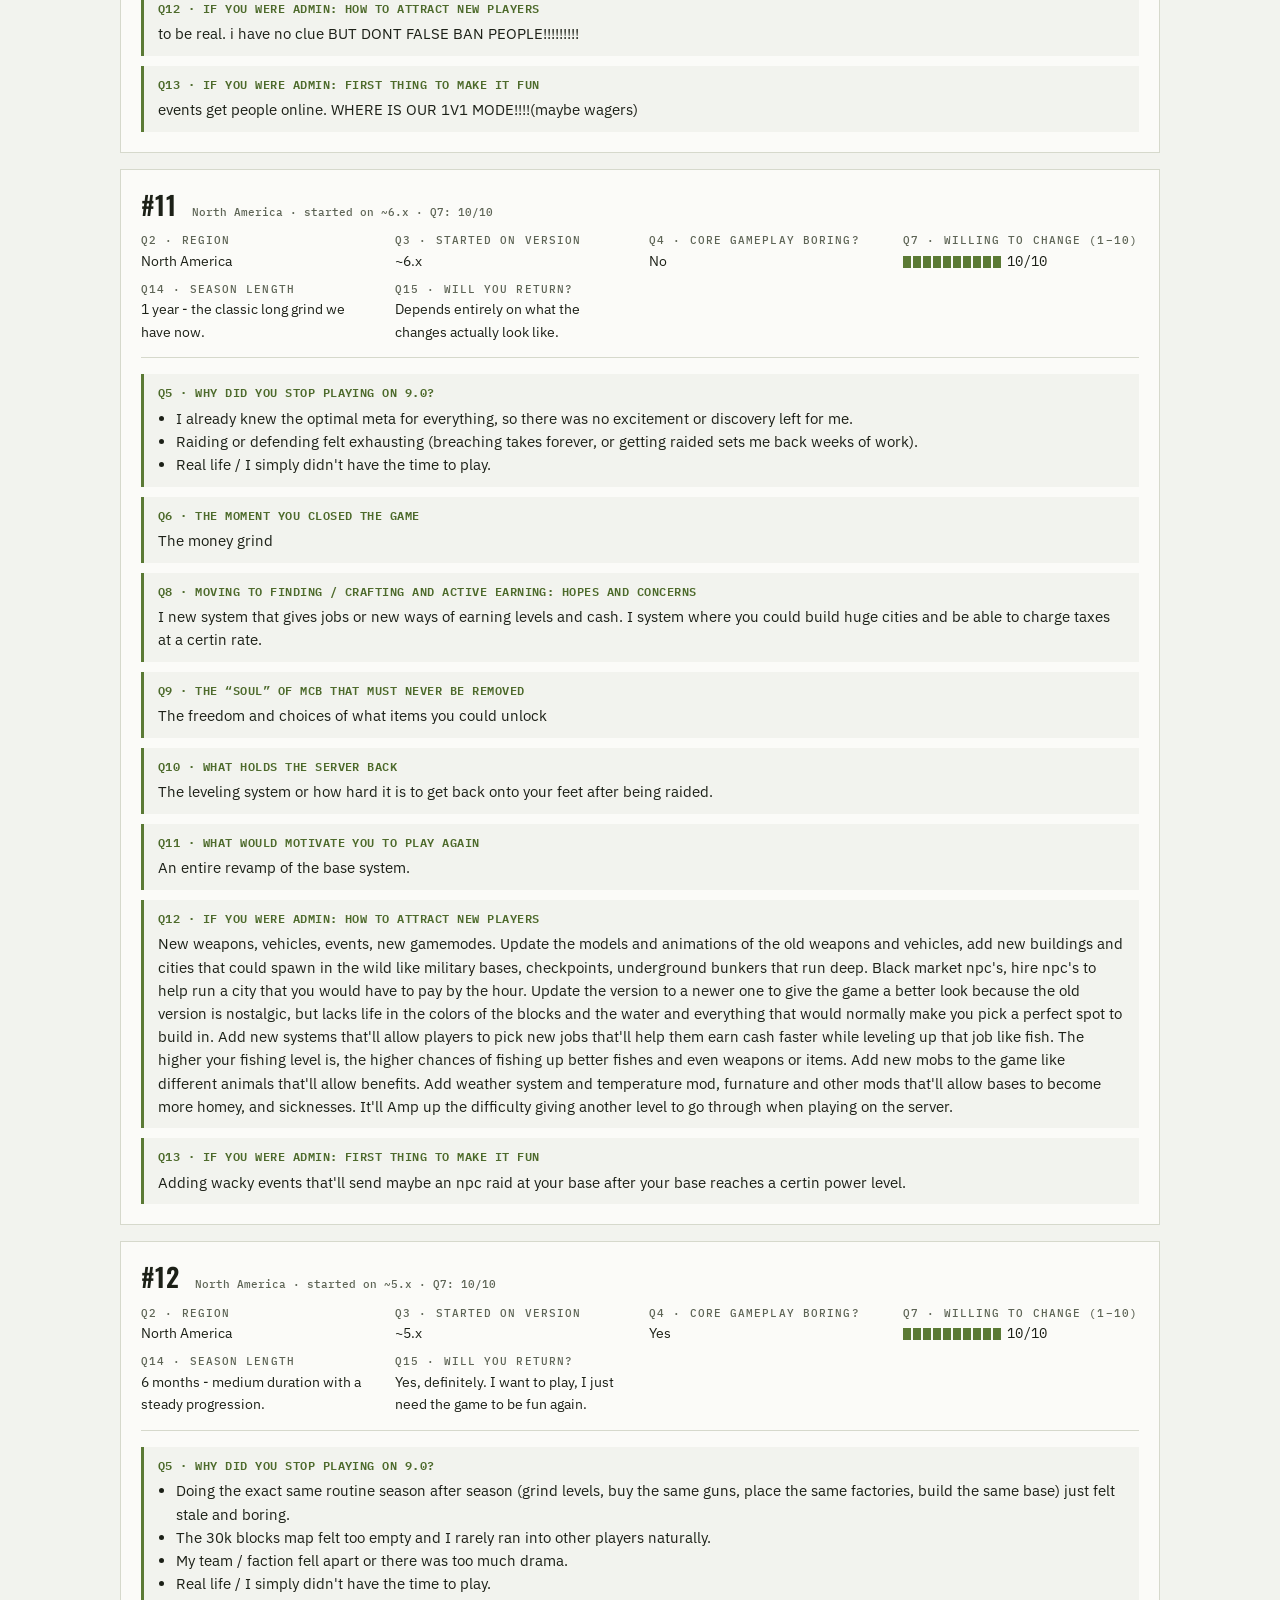
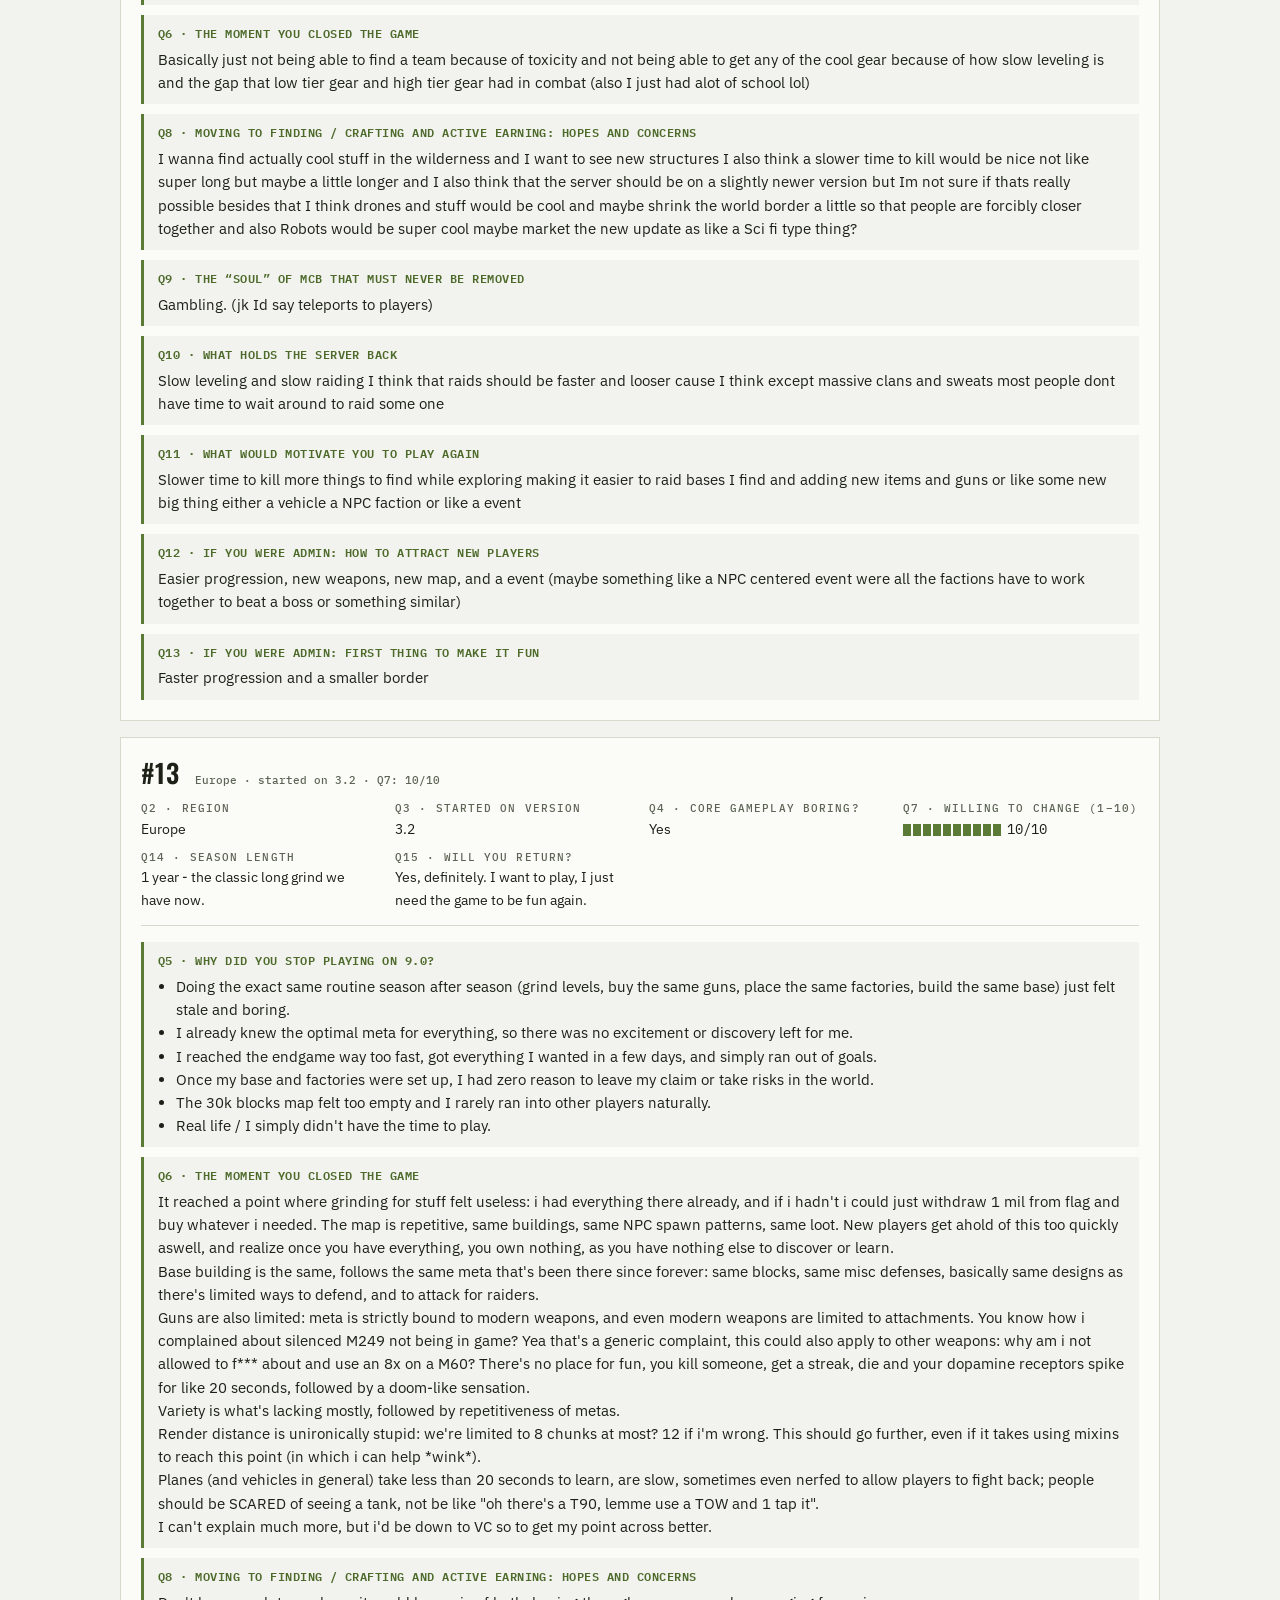
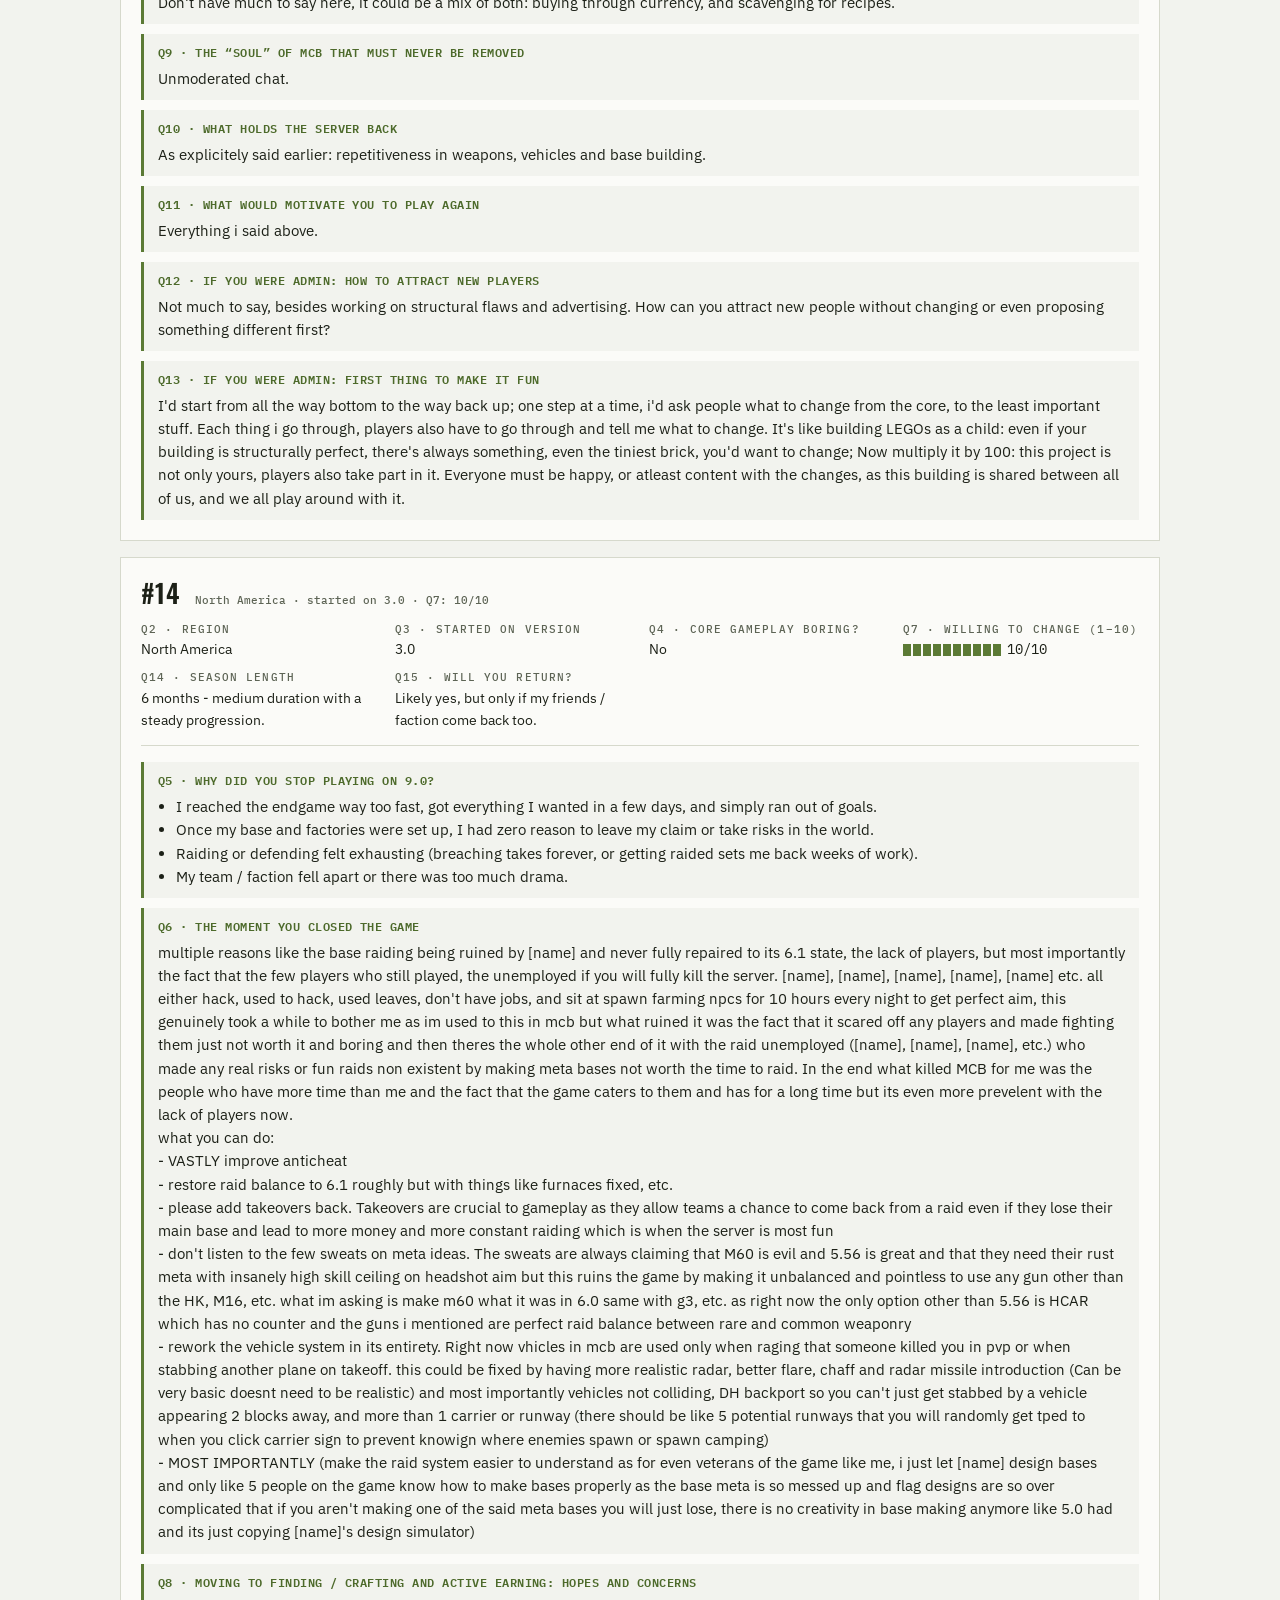
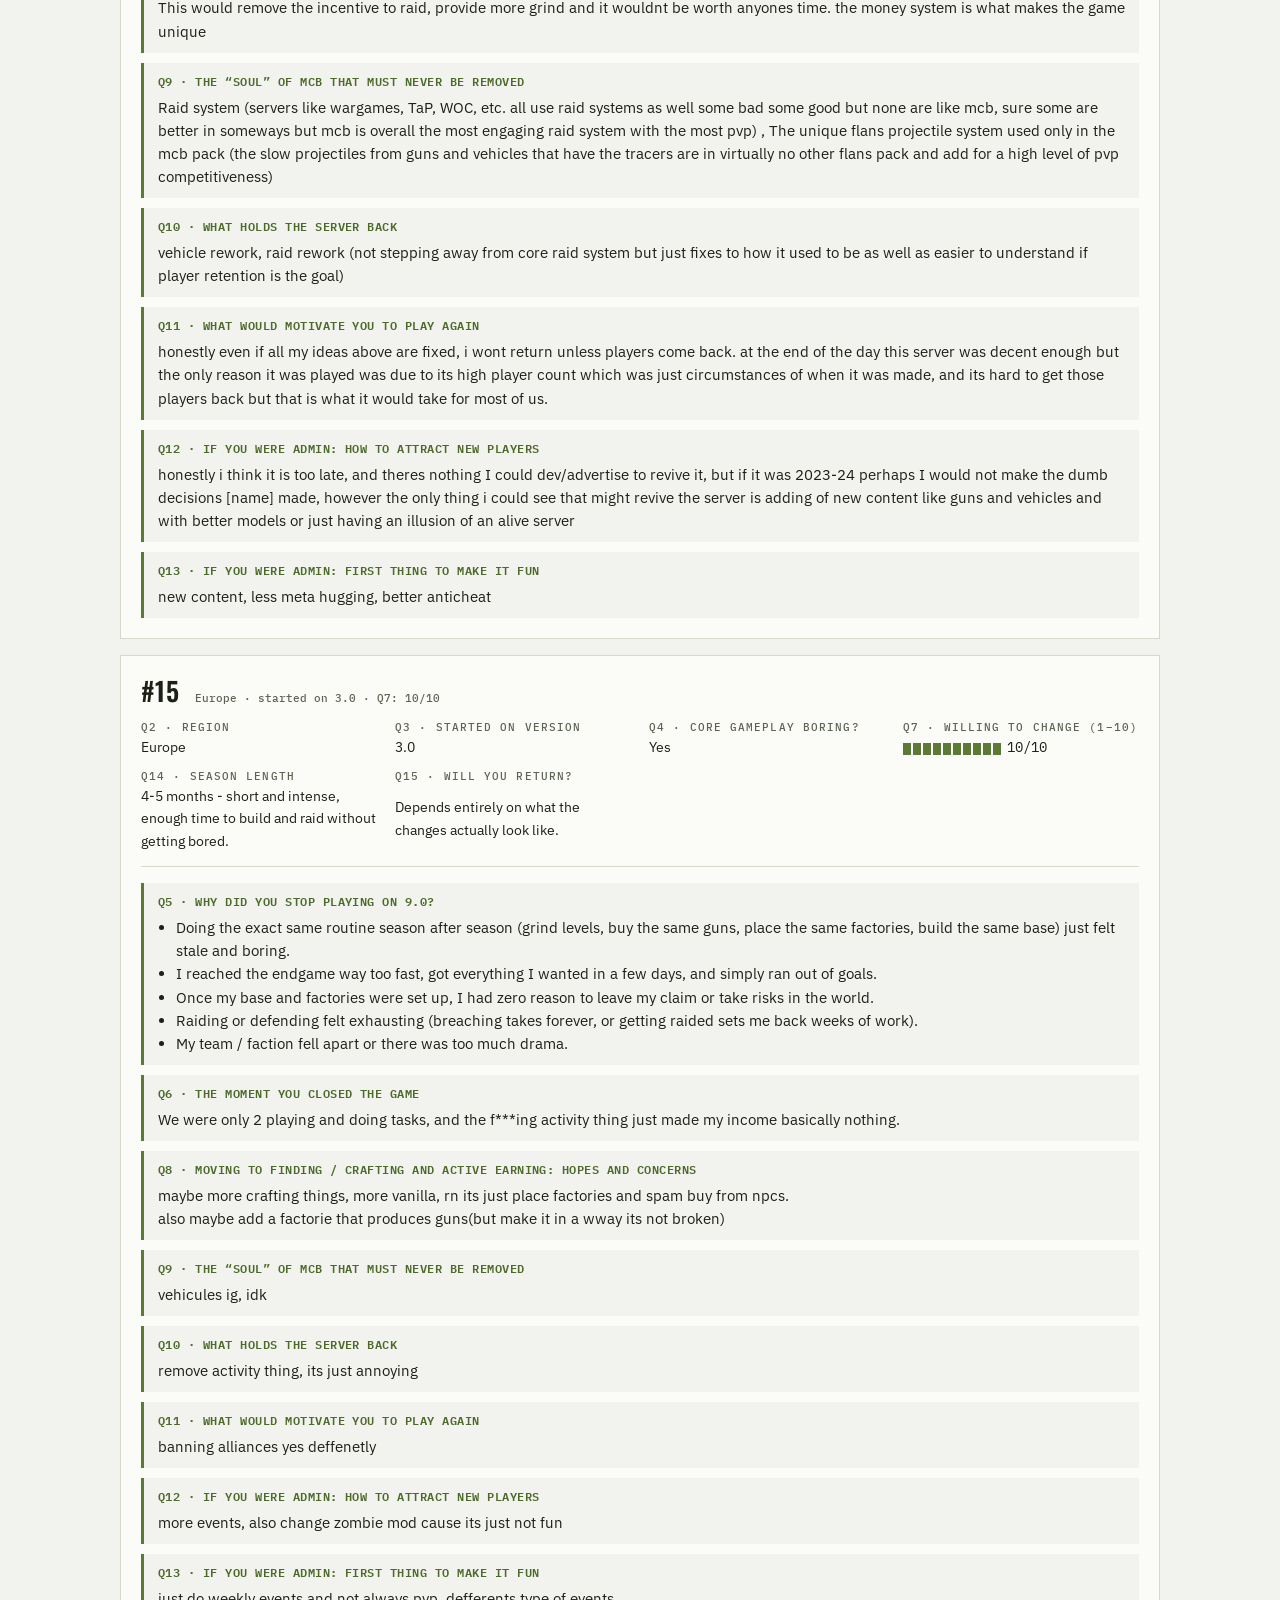
<file: respondents.html>
<!doctype html>
<html lang="en">
<head>
<meta charset="utf-8">
<meta name="viewport" content="width=device-width,initial-scale=1">
<title>MCB 9.0 Survey — Every respondent</title>
<meta name="description" content="All answers of each of the 50 anonymized respondents of the MCB community survey after 9.0.">
<link rel="preconnect" href="https://fonts.googleapis.com">
<link rel="preconnect" href="https://fonts.gstatic.com" crossorigin>
<link rel="stylesheet" href="https://fonts.googleapis.com/css2?family=Oswald:wght@500;600&family=IBM+Plex+Sans:ital,wght@0,400;0,500;1,400&family=IBM+Plex+Mono:wght@400;500&display=swap">
<link rel="stylesheet" href="assets/style.css?v=2">
</head>
<body>
<div class="wrap">
<header class="top">
  <span class="stamp" id="stamp"></span>
  <h1>Every respondent</h1>
  <p class="lede">All answers of each respondent, in the order the form was submitted. Respondents are anonymized; names mentioned inside answers are replaced with <b>[name]</b> and profanity is masked.</p>
</header>
<nav class="tabs" aria-label="Pages">
  <a href="index.html">Summary</a>
  <a href="respondents.html" aria-current="page">Every respondent</a>
  <span class="grow"></span>
  <a href="data/mcb-survey-9.0-anonymized.csv" download>Download CSV</a>
</nav>
<div class="tools">
  <input id="search" type="search" placeholder="Search answers, e.g. “factories” or “raid timer”" aria-label="Search answers">
  <span class="tag" id="count"></span>
</div>
<div class="jump" id="jump"></div>
<main class="cards" id="cards"></main>
<footer>“Started on version” is converted from free-text answers to one standard; “~” means approximate (the respondent gave a year or “just before X”). Release dates used: 2.0 Dec 2018 · 3.0 Dec 2019 · 4.0 Nov 2020 · 5.0 Mar 2022 · 6.0 Jul 2023 · 7.0 Feb 2025 · 8.0 Sep 2025 · 9.0 May 2026.</footer>
</div>
<script src="assets/data.js?v=2"></script>
<script>
const S = window.SURVEY, N = S.n;
const esc = s => String(s).replace(/[&<>"]/g, c => ({'&':'&amp;','<':'&lt;','>':'&gt;','"':'&quot;'}[c]));
document.getElementById('stamp').textContent = `${N} responses · ${S.dates}`;
const OPEN = ['q6','q8','q9','q10','q11','q12','q13'];
const label = k => `Q${k.slice(1)} · ${S.open[k].short}`;
const started = v => v === 'unknown' ? 'unknown' : (v.startsWith('~') ? '~' + v.slice(1) : v);
const card = r => `<article class="card" id="r${r.id}">
  <div class="head"><h2>#${r.id}</h2><span class="tag">${esc(r.region)} · started on ${esc(started(r.started))} · Q7: ${r.q7}/10</span></div>
  <dl class="facts">
    <div><dt>Q2 · Region</dt><dd>${esc(r.region)}</dd></div>
    <div><dt>Q3 · Started on version</dt><dd>${esc(started(r.started))}</dd></div>
    <div><dt>Q4 · Core gameplay boring?</dt><dd>${esc(r.bored)}</dd></div>
    <div><dt>Q7 · Willing to change (1–10)</dt><dd><span class="score">${[...Array(10)].map((_, i) => `<span class="${i < r.q7 ? 'on' : ''}"></span>`).join('')}</span><span class="mono">${r.q7}/10</span></dd></div>
    <div><dt>Q14 · Season length</dt><dd>${esc(r.season)}</dd></div>
    <div><dt>Q15 · Will you return?</dt><dd>${esc(r.ret)}</dd></div>
  </dl>
  <div class="qa"><div><b>Q5 · ${esc(S.closed.q5.short)}</b><ul class="reasons">${r.reasons.map(x => `<li>${esc(x)}</li>`).join('')}</ul></div>
  ${OPEN.map(k => `<div><b>${esc(label(k))}</b><p>${r[k] ? esc(r[k]) : '<span class="empty">(empty)</span>'}</p></div>`).join('')}</div>
</article>`;
const cards = document.getElementById('cards'), count = document.getElementById('count');
document.getElementById('jump').innerHTML = S.respondents.map(r => `<a class="id" href="#r${r.id}">#${r.id}</a>`).join('');
function render(q) {
  q = (q || '').trim().toLowerCase();
  const list = q ? S.respondents.filter(r => JSON.stringify(r).toLowerCase().includes(q)) : S.respondents;
  cards.innerHTML = list.length ? list.map(card).join('') : '<p class="empty">Nothing found.</p>';
  count.textContent = q ? `${list.length} of ${N}` : `${N} respondents`;
}
render('');
document.getElementById('search').addEventListener('input', e => render(e.target.value));
if (location.hash) { const el = document.querySelector(location.hash); if (el) el.scrollIntoView(); }
</script>
</body>
</html>
</file>
<file: assets/style.css>
/* MCB 9.0 survey — community results */
:root{
  --bg:#f2f3ee; --panel:#fbfbf8; --fg:#1c2017; --muted:#5d6455; --line:#d6d9cc;
  --accent:#4d6a2b; --accent-soft:#e3e9d6; --bar:#5b7a35; --track:#e6e8de; --neg:#a2541b;
  --f-display:"Oswald","Arial Narrow",sans-serif; --f-body:"IBM Plex Sans",system-ui,sans-serif; --f-mono:"IBM Plex Mono",ui-monospace,monospace;
  color-scheme:light;
}
@media (prefers-color-scheme: dark){:root:not([data-theme="light"]){
  --bg:#151812; --panel:#1d211a; --fg:#e8eadf; --muted:#a3a993; --line:#343a2c;
  --accent:#a9c77b; --accent-soft:#2a3320; --bar:#8fb35c; --track:#2a2f25; --neg:#e69256; color-scheme:dark}}
:root[data-theme="dark"]{
  --bg:#151812; --panel:#1d211a; --fg:#e8eadf; --muted:#a3a993; --line:#343a2c;
  --accent:#a9c77b; --accent-soft:#2a3320; --bar:#8fb35c; --track:#2a2f25; --neg:#e69256; color-scheme:dark}
*{box-sizing:border-box}
html{scroll-padding-top:72px}
body{margin:0;background:var(--bg);color:var(--fg);font:15px/1.6 var(--f-body);padding:0 16px 64px}
.wrap{max-width:1040px;margin:0 auto}
h1,h2,h3{font-family:var(--f-display);font-weight:600;letter-spacing:.01em;line-height:1.15;margin:0;text-wrap:balance}
h1{font-size:clamp(30px,5vw,46px);text-transform:uppercase}
h2{font-size:clamp(20px,3vw,24px)}
h3{font-size:17px}
p{margin:0}
a{color:var(--accent)}
.mono{font-family:var(--f-mono);font-variant-numeric:tabular-nums}
.label{font:500 11px/1.3 var(--f-mono);letter-spacing:.12em;text-transform:uppercase;color:var(--muted)}
.muted{color:var(--muted)}

header.top{padding:36px 0 20px;display:grid;gap:12px}
.stamp{display:inline-block;width:fit-content;max-width:100%;border:1.5px solid var(--accent);color:var(--accent);font:500 11px var(--f-mono);letter-spacing:.14em;padding:3px 8px;text-transform:uppercase}
.lede{max-width:70ch;color:var(--muted)}
.notes{margin:4px 0 0;padding-left:18px;color:var(--muted);font-size:13.5px;max-width:80ch}
.notes li{margin:2px 0}

nav.tabs{position:sticky;top:0;z-index:5;background:var(--bg);border-bottom:1px solid var(--line);border-top:2px solid var(--fg);display:flex;gap:6px;flex-wrap:wrap;padding:10px 0;margin-bottom:24px}
nav.tabs a{font:500 13px var(--f-mono);text-decoration:none;color:var(--fg);border:1px solid var(--line);background:var(--panel);padding:6px 12px}
nav.tabs a[aria-current="page"]{background:var(--fg);color:var(--bg);border-color:var(--fg)}
nav.tabs a:hover{border-color:var(--accent)}
nav.tabs .grow{flex:1}

.kpis{display:grid;grid-template-columns:repeat(auto-fit,minmax(min(100%,180px),1fr));gap:12px;margin-bottom:28px}
.kpi{background:var(--panel);border:1px solid var(--line);padding:14px 16px;display:grid;gap:4px}
.kpi .v{font:600 30px/1.1 var(--f-display)}
.kpi .s{font-size:12.5px;color:var(--muted)}

.toc{display:flex;flex-wrap:wrap;gap:6px;margin:-8px 0 28px}
.toc a{font:500 12px var(--f-mono);text-decoration:none;color:var(--muted);border:1px solid var(--line);padding:3px 8px}
.toc a:hover{color:var(--fg);border-color:var(--accent)}

section.q{background:var(--panel);border:1px solid var(--line);padding:20px;margin-bottom:16px;display:grid;gap:14px;min-width:0}
.qhead{display:grid;gap:4px}
.qtext{font-size:13.5px;color:var(--muted);font-style:italic;max-width:90ch}
.note{font-size:12.5px;color:var(--muted);border-left:2px solid var(--line);padding-left:10px}
.stat{font:500 13px var(--f-mono);color:var(--fg)}

.rows{display:grid;gap:10px}
.row{display:grid;gap:4px}
.row .top{display:flex;justify-content:space-between;gap:12px;align-items:baseline}
.row .top b{font-weight:500;font-size:14px}
.row .top .num{font:500 13px var(--f-mono);white-space:nowrap;color:var(--fg)}
.track{height:10px;background:var(--track);border-radius:0 4px 4px 0}
.fill{height:100%;background:var(--bar);border-radius:0 4px 4px 0;min-width:2px}
.fill.neg{background:var(--neg)}
.row[title]{cursor:default}

.hist{display:grid;grid-template-columns:repeat(10,1fr);gap:6px;align-items:end;height:170px;padding-top:18px}
.hist .col{display:flex;flex-direction:column;justify-content:flex-end;align-items:center;height:100%;gap:4px}
.hist .bar{width:100%;background:var(--bar);border-radius:4px 4px 0 0;min-height:2px}
.hist .bar.zero{min-height:0}
.hist .cnt{font:500 12px var(--f-mono)}
.hist-x{display:grid;grid-template-columns:repeat(10,1fr);gap:6px;text-align:center;font:500 12px var(--f-mono);color:var(--muted);border-top:1px solid var(--line);padding-top:4px}

details{border-top:1px solid var(--line);padding-top:10px}
summary{cursor:pointer;font:500 13px var(--f-mono);color:var(--accent);list-style:none}
summary::-webkit-details-marker{display:none}
summary::before{content:"\25B8  "}
details[open] summary::before{content:"\25BE  "}
.who{display:grid;gap:8px;margin-top:10px}
.who .opt{font-size:13px}
.ids{display:flex;flex-wrap:wrap;gap:4px;margin-top:4px}
a.id{font:500 12px var(--f-mono);text-decoration:none;color:var(--fg);background:var(--accent-soft);padding:1px 6px;border:1px solid transparent}
a.id:hover{border-color:var(--accent)}
.answers{display:grid;gap:0;margin-top:10px}
.ans{display:grid;grid-template-columns:52px 1fr;gap:10px;padding:8px 0;border-bottom:1px dashed var(--line);font-size:14px;min-width:0}
.ans:last-child{border-bottom:0}
.ans .t{white-space:pre-line;overflow-wrap:anywhere}
.tag{font:500 11px var(--f-mono);color:var(--muted)}

/* respondents page */
.tools{display:flex;gap:10px;flex-wrap:wrap;align-items:center;margin-bottom:12px}
.tools input{flex:1;min-width:200px;font:14px var(--f-body);padding:8px 10px;border:1px solid var(--line);background:var(--panel);color:var(--fg)}
.jump{display:flex;flex-wrap:wrap;gap:4px;margin-bottom:20px}
.cards{display:grid;gap:16px}
article.card{background:var(--panel);border:1px solid var(--line);padding:20px;display:grid;gap:14px;min-width:0}
article.card:target{outline:2px solid var(--accent);outline-offset:2px}
.card .head{display:flex;flex-wrap:wrap;gap:8px 16px;align-items:baseline}
.card .head h2{font-size:26px}
.facts{display:grid;grid-template-columns:repeat(auto-fit,minmax(min(100%,210px),1fr));gap:10px 18px;margin:0}
.facts div{display:grid;gap:2px}
.facts dt{font:500 11px/1.3 var(--f-mono);letter-spacing:.1em;text-transform:uppercase;color:var(--muted)}
.facts dd{margin:0;font-size:14px}
.score{display:inline-flex;gap:2px;vertical-align:middle;margin-right:6px}
.score span{width:8px;height:12px;background:var(--track)}
.score span.on{background:var(--bar)}
.reasons{margin:0;padding-left:18px;font-size:14px}
.qa{display:grid;gap:10px;border-top:1px solid var(--line);padding-top:16px}
.qa > div{display:grid;gap:6px;background:var(--bg);border-left:3px solid var(--bar);padding:10px 14px}
.qa b{font:600 12px/1.4 var(--f-mono);letter-spacing:.04em;text-transform:uppercase;color:var(--accent)}
.qa p{white-space:pre-line;overflow-wrap:anywhere;font-size:14.5px;line-height:1.6}
.qa .reasons{margin:0;padding-left:18px;font-size:14.5px}
footer{margin-top:32px;font-size:12.5px;color:var(--muted)}
.empty{color:var(--muted);font-style:italic}
@media (max-width:560px){section.q,article.card{padding:16px}.ans{grid-template-columns:44px 1fr}.hist{height:140px;gap:3px}.hist-x{gap:3px}}
</file>
